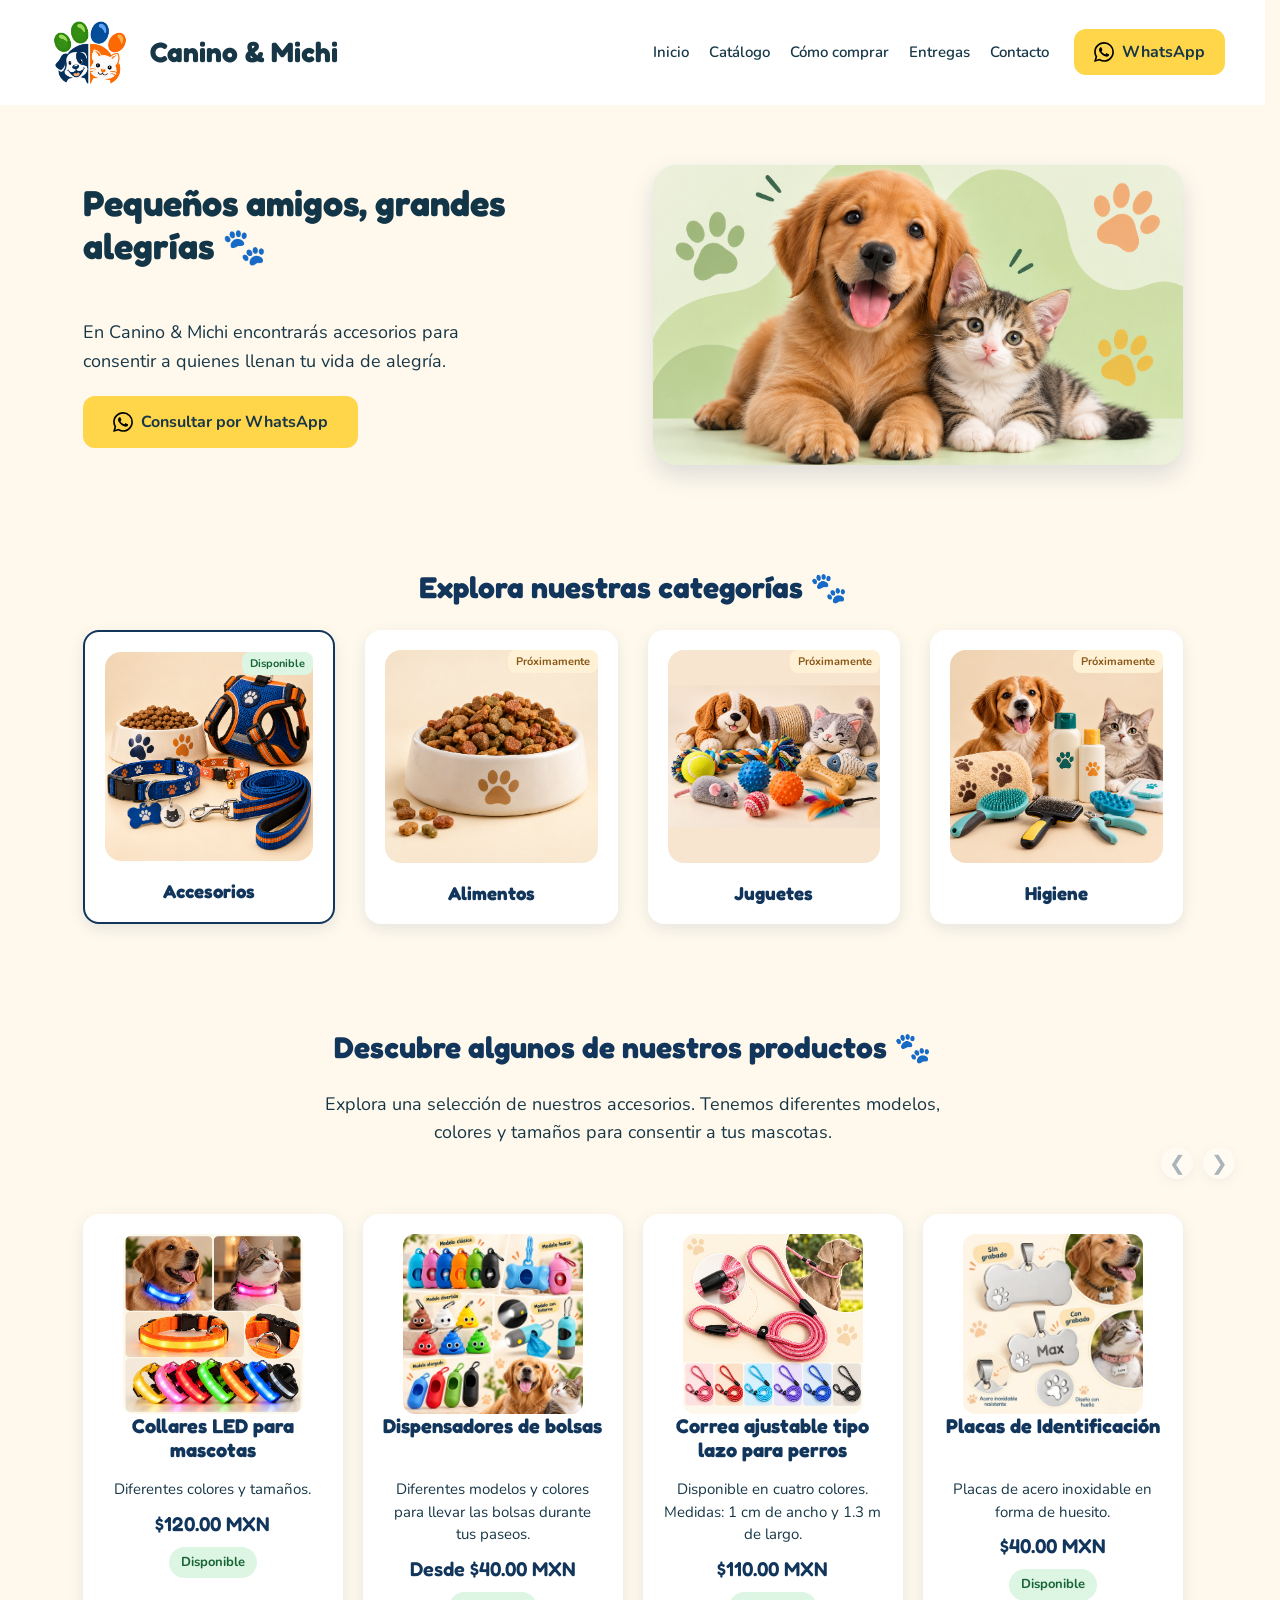
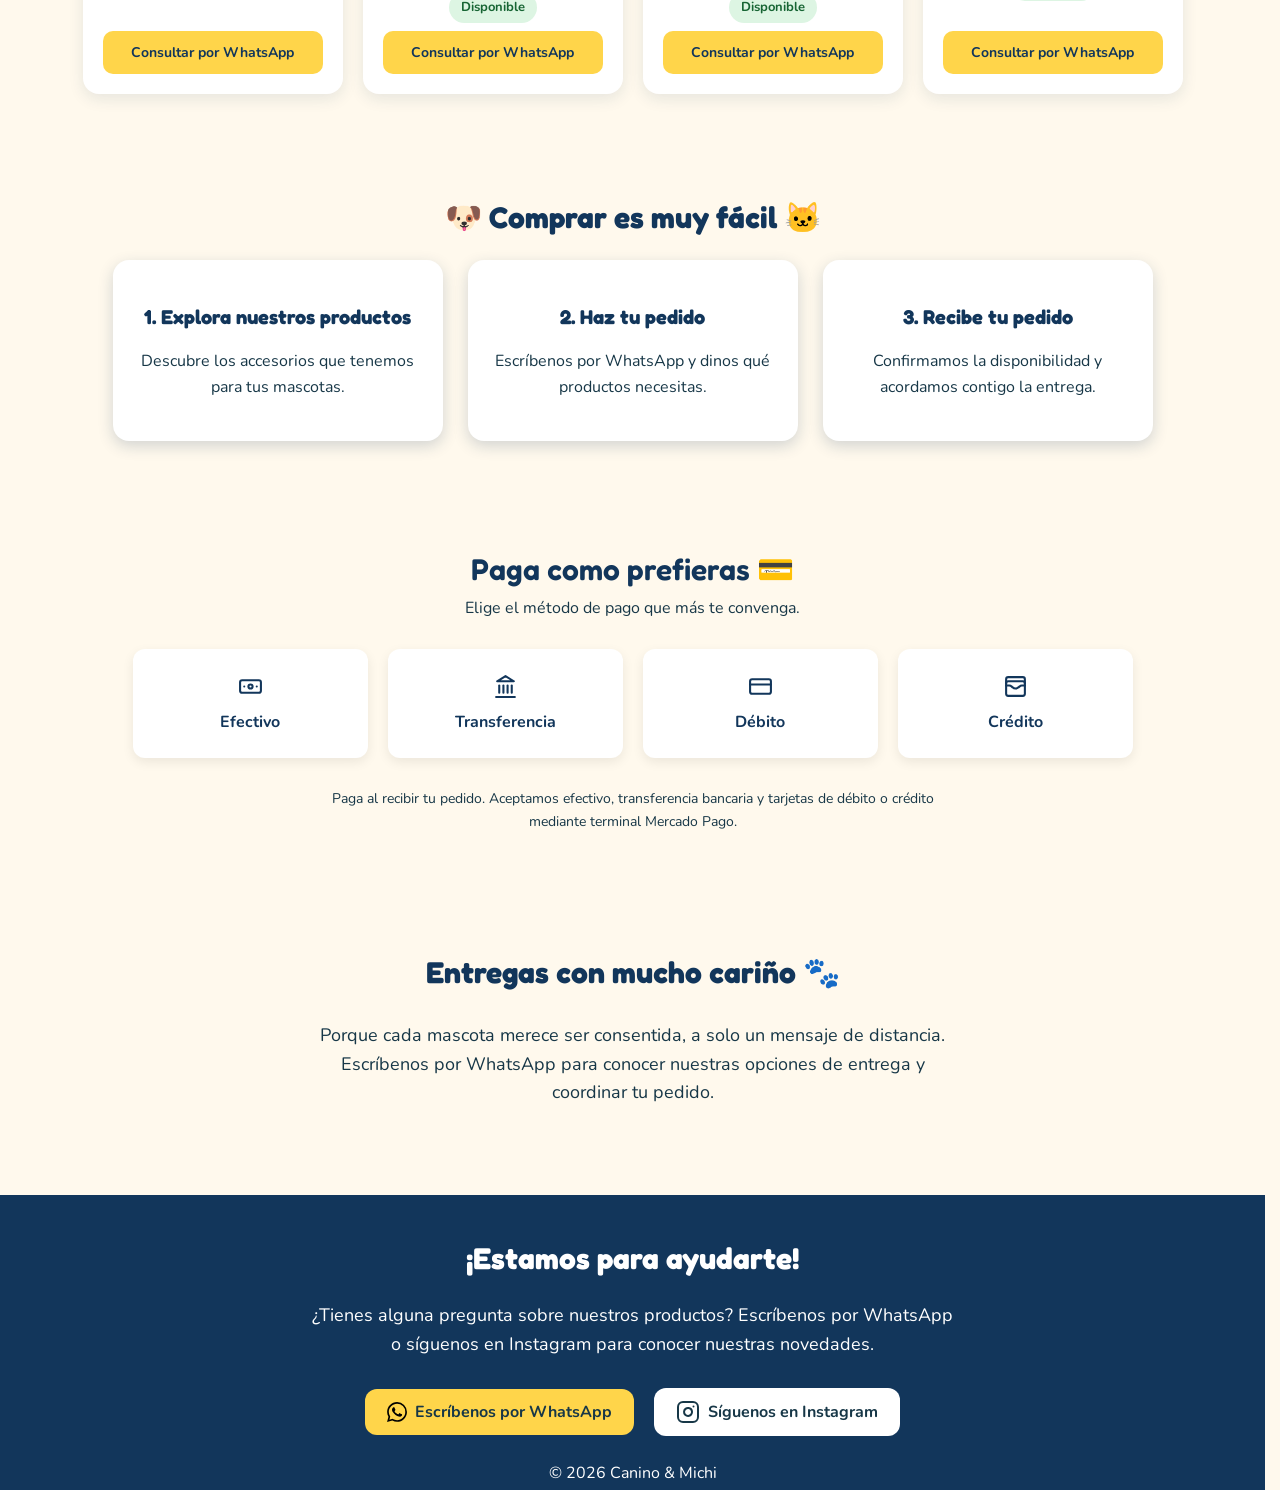
<file: index.html>
<!DOCTYPE html>
<html lang="es">
    <head>
        <meta charset="UTF-8">
        <meta name="viewport" content="width=device-width, initial-scale=1.0">
        <title>Canino &amp; Michi</title>
        <!-- DESCRIPCIÓN DE LA PÁGINA PARA BUSCADORES -->
        <meta name="description" content="Descubre accesorios para perros y gatos en Canino &amp; Michi. Encuentra collares, correas y más productos para consentir a tus mascotas.">
        <link rel="stylesheet" href="estilos.css">
        <link rel="preconnect" href="https://fonts.googleapis.com">
        <link rel="preconnect" href="https://fonts.gstatic.com" crossorigin>
        <link href="https://fonts.googleapis.com/css2?family=Fredoka:wght@400;500;600;700&family=Nunito:wght@400;500;600;700&display=swap" rel="stylesheet">
    </head>
    <body>







        <!--CABECERA DE LA PÁGINA-->
        <header>
            
            <h1>
                <a href="index.html" class="enlace-logo">
                <img src="imagenes/logo-canino-y-michi.png"
                     alt="Logotipo de Canino y Michi"
                     class="logo-header">
                     Canino &amp; Michi
                </a>
            </h1>
            




            <!--MENÚ DE NAVEGACIÓN-->
           <div class="acciones-header">
            
            <nav>           <!--ENLACES ENTRE LA PORTADA Y EL CATÁLOGO-->
                <a href="index.html">Inicio</a>
                <a href="catalogo.html">Catálogo</a>
                <a href="#como-comprar">Cómo comprar</a>
                <a href="#entregas">Entregas</a>
                <a href="#contacto">Contacto</a>
            </nav>




            <!-- BOTÓN DE WHATSAPP DE LA CABECERA -->
            <a
              href="https://wa.me/525666386400?text=Hola%2C%20me%20gustar%C3%ADa%20conocer%20los%20productos%20de%20Canino%20%26%20Michi."
              class="boton-whatsapp"
              target="_blank"
              rel="noopener noreferrer">


            <img src="imagenes/whatsapp.svg"
                 alt=""
                 class="icono-whatsapp">

              WhatsApp
            </a>


           </div>


        </header>
        
        



        <!--CONTENIDO PRINCIPAL-->
        <main>

            <section class="portada">

            <div class="contenido-portada">
         
            <h2>Pequeños amigos, grandes alegrías 🐾</h2>
            
            <p>En Canino &amp; Michi encontrarás accesorios para consentir
               a quienes llenan tu vida de alegría.
            </p>


        




            <!-- BOTÓN DE WHATSAPP DE LA PORTADA -->
            <a
              href="https://wa.me/525666386400?text=Hola%2C%20vi%20la%20p%C3%A1gina%20de%20Canino%20%26%20Michi%20y%20me%20gustar%C3%ADa%20conocer%20sus%20productos."
              class="boton-portada"
              target="_blank"
              rel="noopener noreferrer">

              <img src="imagenes/whatsapp.svg"
                   alt=""
                   class="icono-whatsapp">
              Consultar por WhatsApp
            </a>




            </div>

            <div class="imagen-portada">
                <img src="imagenes/mascotas-portada.png"
                     alt="Un perrito y un gatito juntos">    <!--Ya hice el cambio de la imagen y esta es la que debe de aparecer-->


            </div>
            
            </section>


            <!--SECCIÓN DE CATEGORÍAS-->

            <section class="categorias">
                <h2>Explora nuestras categorías 🐾</h2>

                

                <!--TARJETA DE ALIMENTOS-->

                <div class="contenedor-categorias">

                    <!--TARJETA DE ACCESORIOS-->
                   <a href="catalogo.html" class="tarjeta-categoria enlace-categoria categoria-destacada">
                      <img src="imagenes/categoria-accesorios.png" alt="Collares, correas, placas de identificación, arnés y tazón para mascota">
                      <h3>Accesorios</h3>
                      <span class="etiqueta-disponible">Disponible</span>
                   </a>

                   <!--TARJETA DE ALIMENTO-->
                    <div class="tarjeta-categoria"> 
                    <img src="imagenes/categoria-alimentos.png" alt="Recipiente con croquetas para mascotas">
                    <h3>Alimentos</h3>
                    <p class="etiqueta-proximamente">Próximamente</p> <!--La quitaremos cuando tenga producto de esa categoría-->
                </div>

                

                <!--TARJETA DE JUGUETES-->
                <div class="tarjeta-categoria">
                    <img src="imagenes/categoria-juguetes.png" alt="Juguetes para perros y gatos">
                    <h3>Juguetes</h3>
                    <p class="etiqueta-proximamente">Próximamente</p> <!--La quitaremos cuando tenga producto de esa categoría-->
                </div>

                <!--TARJETEA DE HIGIENE-->
                <div class="tarjeta-categoria">
                    <img src="imagenes/categoria-higiene.png" alt="Productos de higiene para perros y gatos">
                    <h3>Higiene</h3>
                    <p class="etiqueta-proximamente">Próximamente</p> <!--La quitaremos cuando tenga producto de esa categoría-->
                </div>

                </div>             
            </section>




            <!--SECCIÓN CATÁLOGO DE PRODUCTOS-->

            <section class="catalogo" id="catalogo">

                <h2>Descubre algunos de nuestros productos 🐾 </h2>
                <p> Explora una selección de nuestros accesorios.
                    Tenemos diferentes modelos, colores y tamaños
                    para consentir a tus mascotas.
                </p>











                <!--CARRUSEL DE PRODUCTOS DESTACADOS-->        <!--Estoy poniedno una vista previa de los productos que ofrecemos-->
                <!--CONTROLES DEL CARRUSEL-->
                <div class="controles-carrusel">
                    <button class="flecha-carrusel flecha-anterior"
                            type="button"
                            aria-label="Ver productos anteriores">
                            &#10094;
                    </button>

                    <button class="flecha-carrusel flecha-siguiente"
                            type="button"
                            aria-label="Ver productos siguientes">
                            &#10095;
                    </button>

                </div>

                                                           <!--PRODUCTOS DEL CARRUSEL-->
                <div class="contenedor-productos">

                    <!--PRIMER PRODUCTO-->
                    <article class="tarjeta-producto">
                        <img src="imagenes/collares-led.webp" alt="Collares LED para mascotas en diferentes colores">
                        <h3>Collares LED para mascotas</h3>
                        <p>Diferentes colores y tamaños.</p>
                        <p class="precio-producto">$120.00 MXN</p>

                        <!-- ESTADO DE DISPONIBILIDAD DEL PRODUCTO -->
                        <p class="estado-producto">Disponible</p>

                        <a href="https://wa.me/525666386400?text=Hola%2C%20me%20interesan%20los%20collares%20LED%20para%20mascotas%20de%20Canino%20%26%20Michi." class="boton-producto" target="_blank" rel="noopener noreferrer">Consultar por WhatsApp</a>
                    </article>


                    <!--SEGUNDO PRODUCTO-->
                    <article class="tarjeta-producto">
                        <img src="imagenes/dispensadores-bolsas.webp" alt="Diferentes modelos de dispensadores de bolsas para mascotas">
                        <h3>Dispensadores de bolsas</h3>
                        <p>Diferentes modelos y colores para llevar las bolsas durante tus paseos.</p>
                        <p class="precio-producto">Desde $40.00 MXN</p>
                        
                        <!-- ESTADO DE DISPONIBILIDAD DEL PRODUCTO -->
                        <p class="estado-producto">Disponible</p>

                        <a href="https://wa.me/525666386400?text=Hola%2C%20me%20interesan%20los%20dispensadores%20de%20bolsas%20para%20mascotas%20de%20Canino%20%26%20Michi.%20Quisiera%20conocer%20los%20modelos%20disponibles." class="boton-producto" target="_blank" rel="noopener noreferrer">Consultar por WhatsApp</a>
                    </article>



                    <!--TERCER PRODUCTO-->
                    <article class="tarjeta-producto">
                        <img src="imagenes/correas-mascotas.png" alt="Correas para mascotas en diferentes colores">
                        <h3>Correa ajustable tipo lazo para perros</h3>
                        <p>Disponible en cuatro colores. Medidas: 1 cm de ancho y 1.3 m de largo.</p>
                        <p class="precio-producto">$110.00 MXN</p>

                        <!-- ESTADO DE DISPONIBILIDAD DEL PRODUCTO -->
                        <p class="estado-producto">Disponible</p>

                        <a href="https://wa.me/525666386400?text=Hola%2C%20me%20interesan%20las%20correas%20para%20mascotas%20de%20Canino%20%26%20Michi." class="boton-producto" target="_blank" rel="noopener noreferrer">Consultar por WhatsApp</a>
                    </article>



                    <!--CUARTO PRODUCTO-->
                    <article class="tarjeta-producto">
                        <img src="imagenes/placas-identificacion.webp" alt="Placas de identificación para mascotas con y sin grabado">
                        <h3>Placas de Identificación</h3>
                        <p>Placas de acero inoxidable en forma de huesito.</p>
                        <p class="precio-producto">$40.00 MXN</p>

                        <!-- ESTADO DE DISPONIBILIDAD DEL PRODUCTO -->
                        <p class="estado-producto">Disponible</p>

                        
                    <a href="https://wa.me/525666386400?text=Hola%2C%20me%20interesan%20las%20placas%20de%20identificacion%20de%20Canino%20%26%20Michi.%20Quisiera%20conocer%20las%20opciones%20sin%20grabado." class="boton-producto" target="_blank" rel="noopener noreferrer">Consultar por WhatsApp</a>
                    </article>
                    

                </div>

            </section>











            <!--SECCIÓN CÓMO COMPRAR-->

            <section class="como-comprar" id="como-comprar">
                <h2> 🐶 Comprar es muy fácil 🐱 </h2>
                
                <div class="contenedor-pasos">
                    
                    <div class="tarjeta-paso">
                        <h3>1. Explora nuestros productos</h3>
                        <p>Descubre los accesorios que tenemos para tus mascotas.</p>
                    </div>

                    <div class="tarjeta-paso">
                        <h3>2. Haz tu pedido</h3>
                        <p>Escríbenos por WhatsApp y dinos qué productos necesitas.</p>
                    </div>

                    <div class="tarjeta-paso">
                        <h3>3. Recibe tu pedido</h3>
                        <p>Confirmamos la disponibilidad y acordamos contigo la entrega.</p>
                    </div>

                </div>
            </section>




        






            <!--SECCIÓN MÉTODOS DE PAGO-->

            <section class="metodos-pago">

                <h2>Paga como prefieras 💳 </h2>

                <p class="descripcion-pagos">
                    Elige el método de pago que más te convenga.
                </p>

                <div class="contenedor-pagos">

                    <div class="tarjeta-pago">
                        <i data-lucide="banknote"></i>
                        <h3>Efectivo</h3>
                    </div>

                    <div class="tarjeta-pago">
                        <i data-lucide="landmark"></i>
                        <h3>Transferencia</h3>
                    </div>

                    <div class="tarjeta-pago">
                        <i data-lucide="credit-card"></i>
                        <h3>Débito</h3>
                    </div>

                    <div class="tarjeta-pago">
                        <i data-lucide="wallet-cards"></i>
                        <h3>Crédito</h3>
                    </div>

                </div>

                <p class="nota-pagos">
                    Paga al recibir tu pedido. Aceptamos efectivo, transferencia bancaria y tarjetas 
                    de débito o crédito mediante terminal Mercado Pago.
                </p>

            </section>













            <!--SECCIÓN DE ENTREGAS-->

            <section class="entregas" id="entregas">
                <h2>Entregas con mucho cariño 🐾</h2>
                <p>
                    Porque cada mascota merece ser consentida, a solo
                    un mensaje de distancia. Escríbenos por WhatsApp para 
                    conocer nuestras opciones de entrega y coordinar tu pedido.
                </p>
            </section>







            <!--SECCIÓN DE CONTACTO-->

            <section class="contacto" id="contacto">

                <h2>¡Estamos para ayudarte!</h2>

                <p>
                    ¿Tienes alguna pregunta sobre nuestros productos?
                    Escríbenos por WhatsApp o síguenos en Instagram
                    para conocer nuestras novedades.
                </p>

            <!--BOTONES DE CONTACTO-->

            <div class="botones-contacto">

                
            
            <!-- BOTÓN DE WHATSAPP DE LA SECCIÓN CONTACTO -->
            <a href="https://wa.me/525666386400?text=Hola%2C%20conoc%C3%AD%20Canino%20%26%20Michi%20y%20me%20gustar%C3%ADa%20recibir%20informaci%C3%B3n%20sobre%20sus%20productos."

               class="boton-contacto-whatsapp"
               target="_blank"
               rel="noopener noreferrer">

            <img src="imagenes/whatsapp.svg"
                 alt=""
                 class="icono-whatsapp">
               Escríbenos por WhatsApp
            </a>




            <!--CONEXIÓN DE INSTAGRAM-->

                <a href="https://www.instagram.com/caninoymichi/"
                 class="boton-contacto-instagram"
                 target="_blank"
                 rel="noopener noreferrer">

                <i data-lucide="instagram"></i>
                Síguenos en Instagram
                </a>



            </div>



            </section>
            





        </main>





        <!--PIE DE PÁGINA-->
        <footer>
            <p>© 2026 Canino &amp; Michi</p>
        </footer>






        <script src="script.js"></script>


        <!--Biblioteca de iconos Lucide-->
        <script src="vendor/lucide.min.js"></script>
        <script>
            lucide.createIcons();
        </script>




    </body>



</html>
</file>
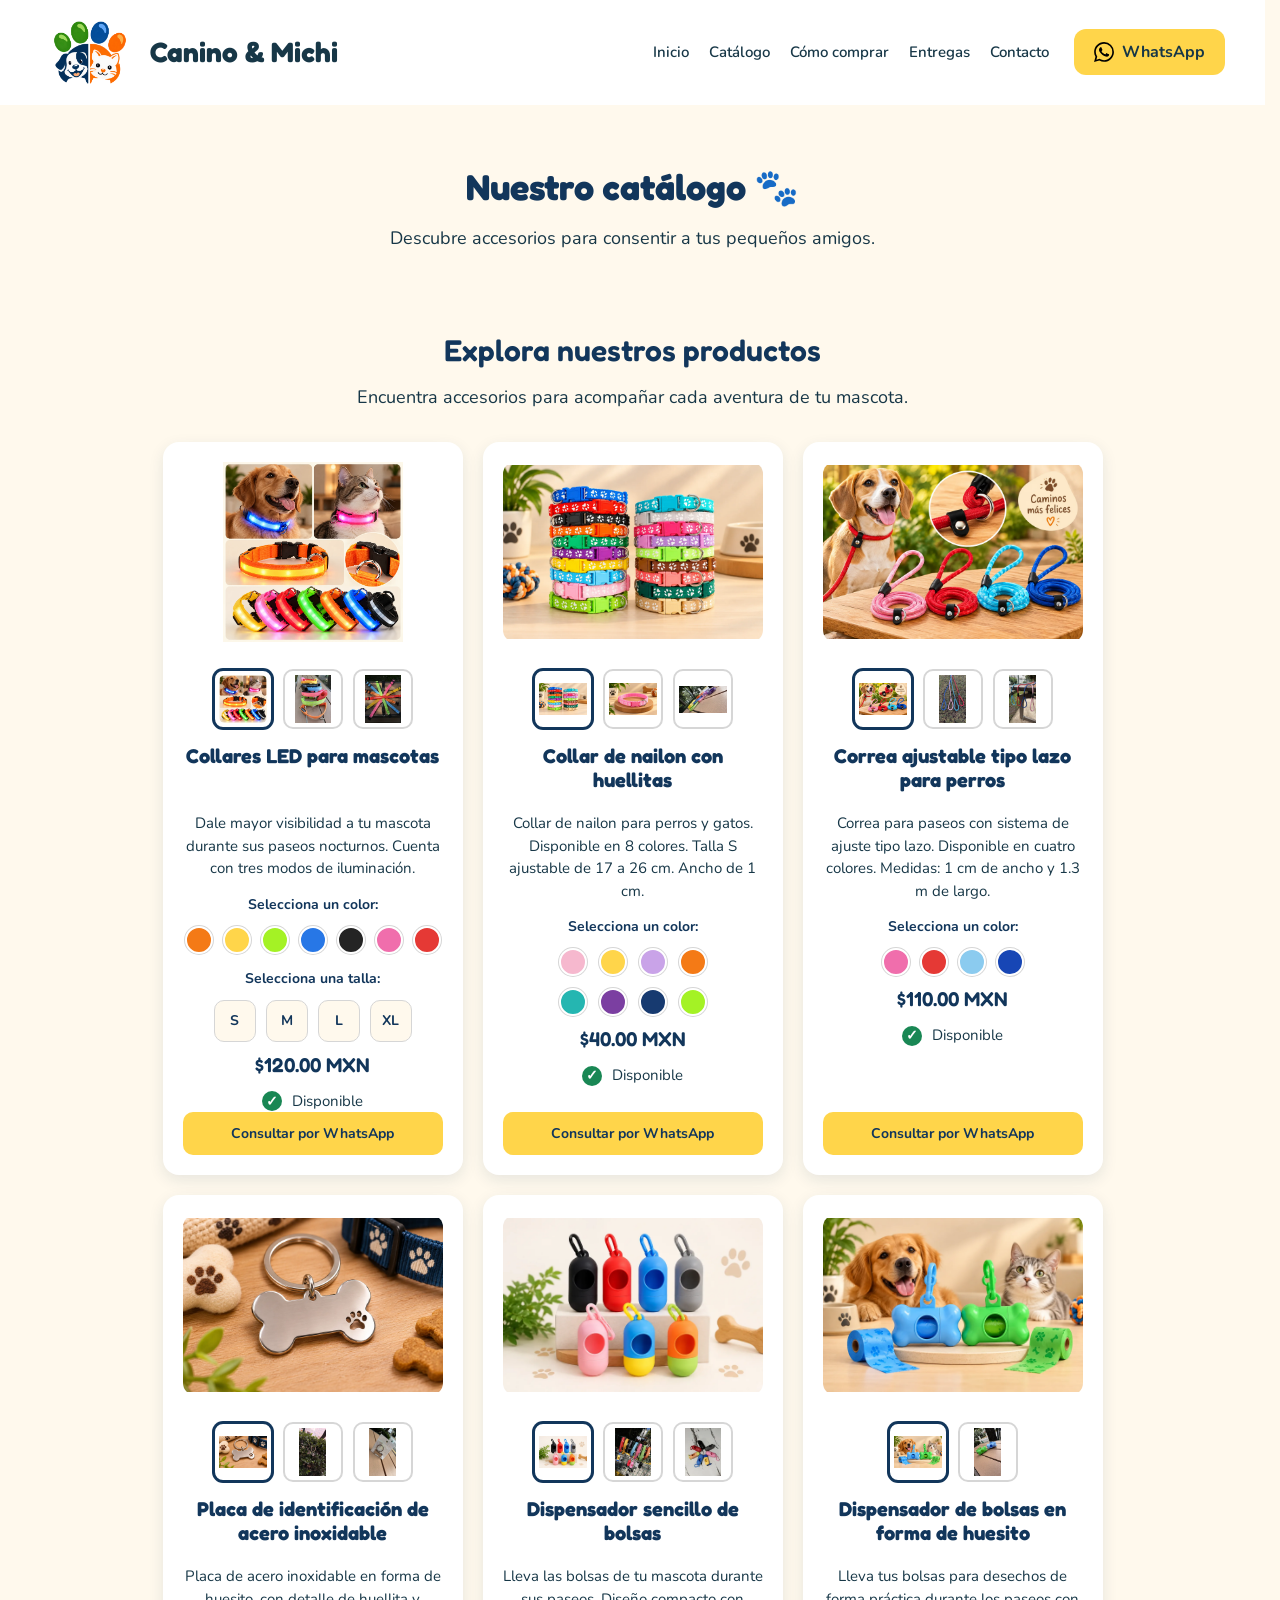
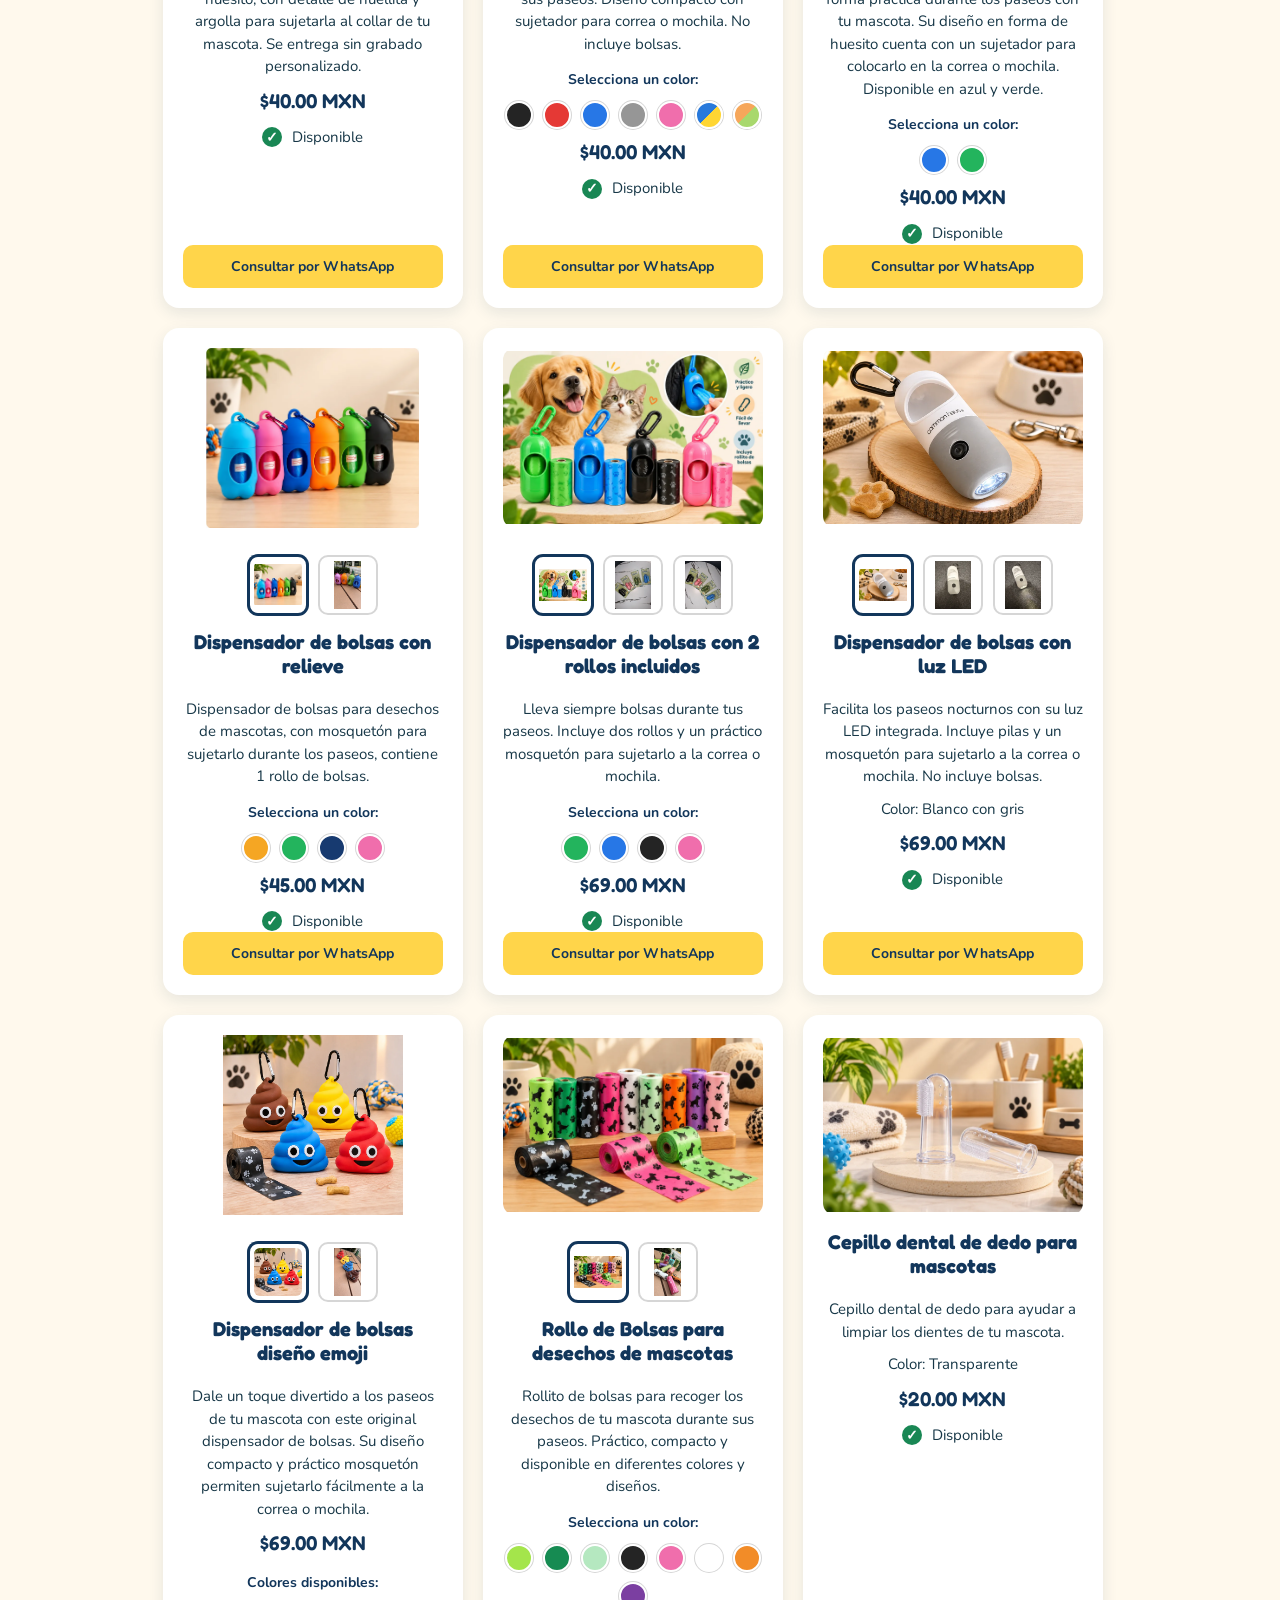
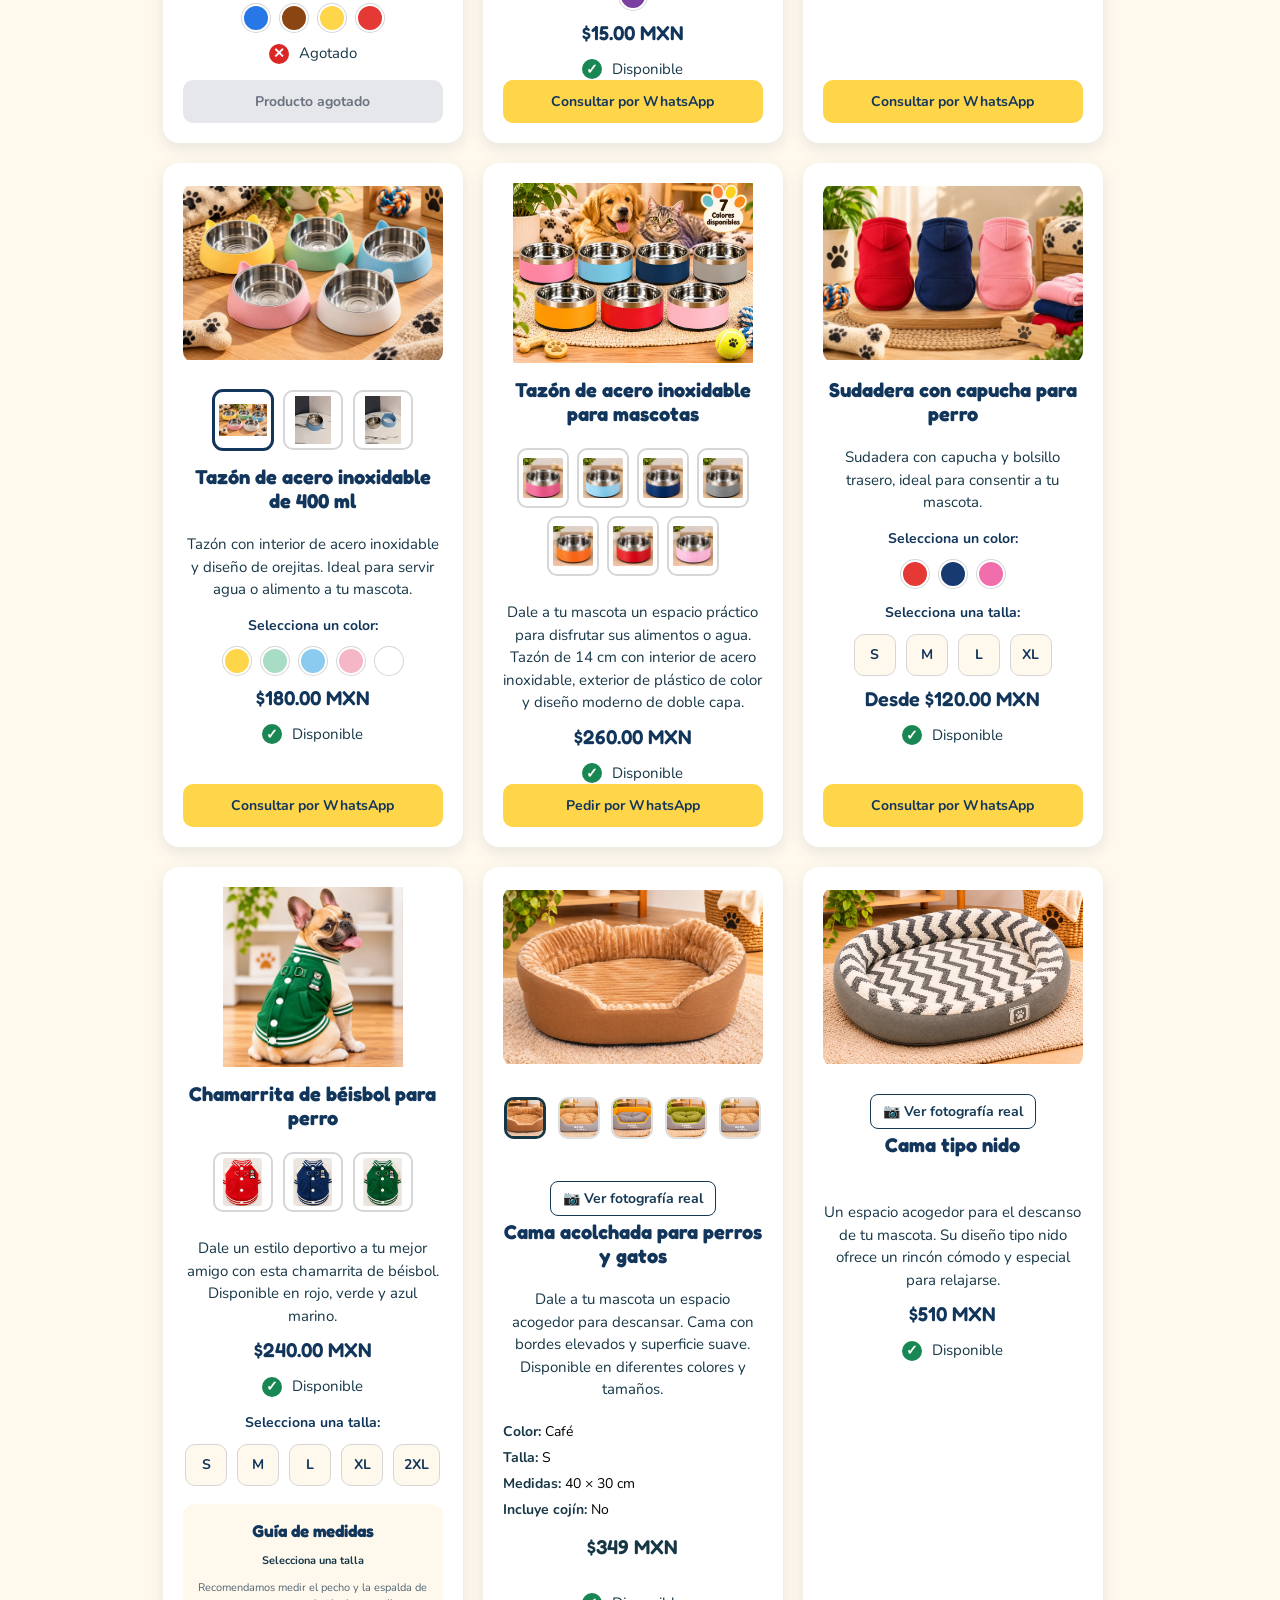
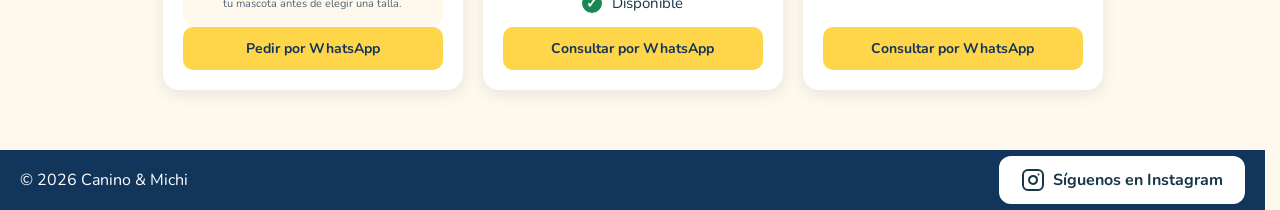
<file: catalogo.html>
<!DOCTYPE html>
<!-- Documento HTML5 -->

<html lang="es">
<head>
    <!-- CONFIGURACIÓN GENERAL DE LA PÁGINA -->
    <meta charset="UTF-8">
    <meta name="viewport" content="width=device-width, initial-scale=1.0">
    <!-- TÍTULO DE LA PESTAÑA -->
    <title>Catálogo | Canino &amp; Michi</title>
    <!-- DESCRIPCIÓN PARA BUSCADORES -->
    <meta name="description" content="Explora el catálogo de accesorios para mascotas de Canino &amp; Michi.">
    <!-- CONEXIÓN CON NUESTRO ARCHIVO CSS -->
    <link rel="stylesheet" href="estilos.css">
    <link rel="preconnect" href="https://fonts.googleapis.com">
    <link rel="preconnect" href="https://gstatic.com" crossorigin>
    <link href="https://fonts.googleapis.com/css2?family=Fredoka:wght@400;500;600;700&family=Nunito:wght@400;500;600;700&display=swap" rel="stylesheet">
</head>

<body>







<!--CABECERA DE LA PÁGINA-->
        <header>
            
            <h1>
                <a href="index.html" class="enlace-logo">
                <img src="imagenes/logo-canino-y-michi.png"
                     alt="Logotipo de Canino y Michi"
                     class="logo-header">
                     Canino &amp; Michi
                </a>
            </h1>
            

            <!--MENÚ DE NAVEGACIÓN-->
           <div class="acciones-header">
            
            <nav>                      <!--ENLACES ENTRE LA PORTADA Y EL CATÁLOGO-->
                <a href="index.html">Inicio</a>
                <a href="catalogo.html">Catálogo</a>
                <a href="index.html#como-comprar">Cómo comprar</a>
                <a href="index.html#entregas">Entregas</a>
                <a href="index.html#contacto">Contacto</a>
            </nav>


            <!-- BOTÓN DE WHATSAPP DE LA CABECERA -->
            <a href="https://wa.me/525666386400?text=Hola%2C%20estoy%20viendo%20el%20cat%C3%A1logo%20de%20Canino%20%26%20Michi%20y%20me%20gustar%C3%ADa%20recibir%20informaci%C3%B3n."
               class="boton-whatsapp"
               target="_blank"
               rel="noopener noreferrer">

            <img src="imagenes/whatsapp.svg"
                 alt=""
                class="icono-whatsapp">

                WhatsApp
            </a>

           </div>

        </header>












    <!-- CONTENIDO PRINCIPAL DEL CATÁLOGO -->
    <main>

        <!-- PORTADA DEL CATÁLOGO -->
        <section class="portada-catalogo">

            <h1>Nuestro catálogo 🐾</h1>

            <p>
                Descubre accesorios para consentir
                a tus pequeños amigos.
            </p>




        </section>
        <!-- FIN DE PORTADA DEL CATÁLOGO -->



        <!--SECCIÓN DE PRODUCTOS DEL CATÁLOGO-->
        <SECTION CLASS="productos-catalogo">

            <!--TÍTULO DE LA SECCIÓN-->
            <H2>Explora nuestros productos</H2>

            <!--DESCRIPCIÓN DE LA SECCIÓN-->
            <P>
                Encuentra accesorios para acompañar
                cada aventura de tu mascota.
            </P>




            <!--CONTENEDOR DE LAS TARJETAS DE PRODUCTOS-->
            <div class="grid-productos-catalogo">

                <!-- PRIMER PRODUCTO: COLLARES LED -->
                 <article class="producto-catalogo">
                    
                    <!-- FOTOGRAFÍA DEL PRODUCTO -->
                    <img
                        id="imagen-principal-collar"
                        src="imagenes/collares-led.webp"
                        alt="Collares LED para mascotas en diferentes colores"
                        >






            <!-- =========================================
                 MINIATURAS DE FOTOGRAFÍAS DEL PRODUCTO
            ========================================= -->

            <!-- CONTENEDOR DE LAS MINIATURAS -->
            <div class="miniaturas-producto">

            <!-- MINIATURA ACTIVA CON LA RUTA DE SU FOTOGRAFÍA -->
            <button
                type="button"
                class="miniatura-opcion miniatura-activa"
                data-imagen="imagenes/collares-led.webp"
                data-descripcion="Collares LED para mascotas en diferentes colores"
                aria-label="Ver fotografía de los collares LED"
                aria-pressed="true">



            <!-- UTILIZAMOS LA IMAGEN QUE YA TENEMOS -->
            <img src="imagenes/collares-led.webp"
                 alt="Vista de los collares LED">

            </button>




            <!-- SEGUNDA MINIATURA: FOTOGRAFÍA REAL DE LOS COLLARES LED -->
            <button
               type="button"
               class="miniatura-opcion"
               data-imagen="imagenes/collar-led-real.webp"
               data-descripcion="Collares LED reales en diferentes colores sobre una mesa de madera"
               aria-label="Ver fotografía real de los collares LED"
               aria-pressed="false">

            <!-- VERSIÓN PEQUEÑA OPTIMIZADA -->
            <img
               src="imagenes/collar-led-real-miniatura.webp"
               alt="Collares LED reales acomodados sobre madera">

            </button>
            <!-- FIN DE LA SEGUNDA MINIATURA -->



            <!-- TERCERA MINIATURA: DETALLES DE LOS COLLARES LED -->
            <button
               type="button"
               class="miniatura-opcion"
               data-imagen="imagenes/collar-led-detalles.webp"
               data-descripcion="Collares LED extendidos mostrando sus colores y detalles"
               aria-label="Ver detalles de los collares LED"
               aria-pressed="false">
 
           <!-- IMAGEN PEQUEÑA QUE APARECE EN EL SELECTOR -->
           <img
                src="imagenes/collar-led-detalles-miniatura.webp"
                alt="Vista de los colores y detalles de los collares LED">

           </button>
           <!-- FIN DE LA TERCERA MINIATURA -->



        



           
            </div>

            <!-- FIN DE LAS MINIATURAS -->








<!--PRIMER PRODUCTO-->
                    <!-- NOMBRE DEL PRODUCTO -->
                    <h3>Collares LED para mascotas</h3>

                    

                    
                    <!-- DESCRIPCIÓN DEL PRODUCTO -->
                    <p> Dale mayor visibilidad a tu mascota durante
                        sus paseos nocturnos. Cuenta con tres modos
                        de iluminación.
                    </p>



                    <!-- SELECTOR DE COLORES DEL COLLAR LED -->
                    <div class="colores-producto">
                    <!-- ETIQUETA DEL SELECTOR -->
                    <p>Selecciona un color:</p>
                    <!-- OPCIONES DE COLORES -->
                    <div class="opciones-colores">
                    <button type="button" class="color-opcion" data-color="anaranjado" aria-label="Anaranjado">Anaranjado</button>
                    <button type="button" class="color-opcion" data-color="amarillo" aria-label="Amarillo">Amarillo</button>
                    <button type="button" class="color-opcion" data-color="verde-fosforescente" aria-label="Verde fosforescente">Verde fosforescente</button>
                    <button type="button" class="color-opcion" data-color="azul" aria-label="Azul">Azul</button>
                    <button type="button" class="color-opcion" data-color="negro" aria-label="Negro">Negro</button>
                    <button type="button" class="color-opcion" data-color="rosa" aria-label="Rosa">Rosa</button>
                    <button type="button" class="color-opcion" data-color="rojo" aria-label="Rojo">Rojo</button>
                    </div>

                    </div>
                    <!-- FIN DEL SELECTOR DE COLORES -->




                    <!-- =========================================
                     SELECTOR DE TALLAS DEL COLLAR LED
                    ========================================= -->

                    <!-- CONTENEDOR GENERAL DE LAS TALLAS -->
                    <div class="tallas-producto">

                        <!-- TEXTO DEL SELECTOR -->
                        <p>Selecciona una talla:</p>

                        <!-- CONTENEDOR DE LOS BOTONES DE TALLAS -->
                        <div class="opciones-tallas">

                             <!-- TALLA PEQUEÑA -->
                             <button type="button" class="talla-opcion" data-talla="S">S</button>

                             <!-- TALLA MEDIANA -->
                             <button type="button" class="talla-opcion" data-talla="M">M</button>

                             <!-- TALLA GRANDE -->
                             <button type="button" class="talla-opcion" data-talla="L">L</button>

                             <!-- TALLA EXTRA GRANDE -->
                             <button type="button" class="talla-opcion" data-talla="XL">XL</button>

                        </div>

                    </div>

                    <!-- FIN DEL SELECTOR DE TALLAS -->




                    
                    
                    <!-- PRECIO PROVISIONAL -->
                    <p class="precio-catalogo">$120.00 MXN</p>

                    <!-- DISPONIBILIDAD DEL COLLAR LED -->
                    <p class="disponibilidad-producto">
                    <span class="icono-disponible">✓</span>
                      Disponible
                    </p>
                    
                    <!-- BOTÓN DE PEDIDO: ENLACE PENDIENTE -->
                    <a href="#" class="boton-pedido-catalogo">
                       Consultar por WhatsApp
                    </a>

                
            </article>
             <!-- FIN DEL PRIMER PRODUCTO -->
           














             <!-- =========================================
             SEGUNDO PRODUCTO: COLLAR CON HUELLITAS
             ========================================= -->
            <article class="producto-catalogo producto-huellitas">

            <!-- FOTOGRAFÍA PRINCIPAL DEL COLLAR CON HUELLITAS -->
            <img
                 id="imagen-principal-huellitas"
                 src="imagenes/collares-huellitas-principal.webp"
                 alt="Collares de nailon con huellitas en diferentes colores"
                >



            <!-- =========================================
            MINIATURAS DEL COLLAR CON HUELLITAS
            ========================================= -->

            <div class="miniaturas-producto">

            <!-- PRIMERA MINIATURA: TODOS LOS COLLARES -->
            <button
                 type="button"
                 class="miniatura-opcion miniatura-activa"
                 data-imagen="imagenes/collares-huellitas-principal.webp"
                 data-descripcion="Collares de nailon con huellitas en diferentes colores"
                 aria-label="Ver todos los collares con huellitas"
                 aria-pressed="true"
                >
                <img
                 src="imagenes/collares-huellitas-principal.webp"
                 alt="Vista de los collares con huellitas"
                >
           </button>

            <!-- SEGUNDA MINIATURA: COLLAR ROSA -->
            <button
                 type="button"
                 class="miniatura-opcion"
                 data-imagen="imagenes/collar-huellitas-rosa.webp"
                 data-descripcion="Collar de nailon rosa con huellitas"
                 aria-label="Ver collar rosa con huellitas"
                 aria-pressed="false"
                >
            <img
              src="imagenes/collar-huellitas-rosa.webp"
              alt="Vista del collar rosa con huellitas"
            >
            </button>


            
<!-- TERCERA MINIATURA: FOTOGRAFÍA REAL DE LOS COLLARES -->
<button
    type="button"
    class="miniatura-opcion"
    data-imagen="imagenes/collar-huellitas-detalles.webp"
    data-descripcion="Fotografía real de los collares con huellitas en diferentes colores"
    aria-label="Ver fotografía real de los collares con huellitas"
    aria-pressed="false"
>
    <img
        src="imagenes/collar-huellitas-detalles-miniatura.webp"
        alt="Collares con huellitas fotografiados sobre una banca"
    >
</button>







            </div>

            <!-- FIN DE LAS MINIATURAS DEL QUINTO PRODUCTO -->



            

            <!-- NOMBRE DEL PRODUCTO -->
            <h3>Collar de nailon con huellitas</h3>

            <!-- DESCRIPCIÓN Y MEDIDA DEL COLLAR -->
            <p>
                Collar de nailon para perros y gatos.
                Disponible en 8 colores.
                Talla S ajustable de 17 a 26 cm.
                Ancho de 1 cm.
            </p>



            <!-- =========================================
            COLORES DEL COLLAR CON HUELLITAS
            ========================================= -->

            <div class="colores-producto">

            <!-- INDICACIÓN PARA EL CLIENTE -->
            <p>Selecciona un color:</p>

            <!-- CONTENEDOR DE LOS OCHO COLORES -->
            <div class="opciones-colores">

            <button type="button" class="color-opcion"
                    data-color="rosa-claro"
                    aria-label="Rosa claro">
                    Rosa claro
            </button>

            <button type="button" class="color-opcion"
                    data-color="amarillo"
                    aria-label="Amarillo">
                    Amarillo
            </button>

            <button type="button" class="color-opcion"
                    data-color="morado-claro"
                    aria-label="Morado claro">
                    Morado claro
            </button>

            <button type="button" class="color-opcion"
                    data-color="anaranjado"
                    aria-label="Anaranjado">
                    Anaranjado
            </button>

            <button type="button" class="color-opcion"
                    data-color="azul-verdoso"
                    aria-label="Azul verdoso">
                    Azul verdoso
            </button>

            <button type="button" class="color-opcion"
                    data-color="morado"
                    aria-label="Morado normal">
                    Morado
            </button>

            <button type="button" class="color-opcion"
                    data-color="azul-marino"
                    aria-label="Azul marino">
                    Azul marino
            </button>

            <button type="button" class="color-opcion"
                    data-color="verde-fosforescente"
                    aria-label="Verde fosforescente">
                    Verde fosforescente
            </button>

           </div>

           </div>

           <!-- FIN DE LOS COLORES DEL QUINTO PRODUCTO -->




           <!-- =========================================
           PRECIO Y PEDIDO DEL COLLAR CON HUELLITAS
           ========================================= -->

           <!-- PRECIO PROVISIONAL DEL PRODUCTO -->
           <p class="precio-catalogo">$40.00 MXN</p>

           
           
          <!-- DISPONIBILIDAD DEL COLLAR CON HUELLITAS -->
          <p class="disponibilidad-producto">
             <span class="icono-disponible">✓</span>
             Disponible
          </p>



           <!-- BOTÓN DE PEDIDO POR WHATSAPP -->
           <a href="#" class="boton-pedido-catalogo">
            Consultar por WhatsApp
           </a>

           <!-- FIN DEL PRECIO Y BOTÓN DE PEDIDO -->



            </article>

            <!-- FIN DEL SEGUNDO PRODUCTO -->


















<!-- =========================================
     TERCER PRODUCTO:
     CORREA AJUSTABLE TIPO LAZO
========================================= -->

<article class="producto-catalogo producto-correas-ajustables">

    <!-- FOTOGRAFÍA PRINCIPAL -->
    <img
        src="imagenes/correas-ajustables-canino-michi.webp"
        alt="Correas ajustables tipo lazo para perros en colores rosa, rojo, azul cielo y azul zafiro"
    >

    
<!-- =========================================
     GALERÍA DE FOTOGRAFÍAS DEL PRODUCTO 13
========================================= -->
<div class="miniaturas-producto">

    <!-- Miniatura de la fotografía principal -->
    <button
        type="button"
        class="miniatura-opcion miniatura-activa"
        data-imagen="imagenes/correas-ajustables-canino-michi.webp"
        data-descripcion="Correas ajustables tipo lazo para perros en cuatro colores"
        aria-label="Ver fotografía principal"
        aria-pressed="true">
        <img
            src="imagenes/correas-ajustables-canino-michi.webp"
            alt="Fotografía principal de las correas"
        >
    </button>

    <!-- Primera fotografía real: correas sobre el pasto -->
    <button
        type="button"
        class="miniatura-opcion"
        data-imagen="imagenes/correas-nylon-pasto.webp"
        data-descripcion="Correas de nylon en cuatro colores sobre el pasto"
        aria-label="Ver correas sobre el pasto"
        aria-pressed="false">
        <img
            src="imagenes/correas-nylon-pasto.webp"
            alt="Correas de nylon sobre el pasto"
        >
    </button>

    <!-- Segunda fotografía real: correas colgadas -->
    <button
        type="button"
        class="miniatura-opcion"
        data-imagen="imagenes/correas-nylon-colgadas.webp"
        data-descripcion="Correas de nylon en cuatro colores colgadas"
        aria-label="Ver correas colgadas"
        aria-pressed="false">
        <img
            src="imagenes/correas-nylon-colgadas.webp"
            alt="Correas de nylon colgadas"
        >
    </button>

</div>
<!-- FIN DE LA GALERÍA DEL PRODUCTO 13 -->





    <!-- NOMBRE DEL PRODUCTO -->
    <h3>Correa ajustable tipo lazo para perros</h3>

    <!-- DESCRIPCIÓN -->
    <p>
        Correa para paseos con sistema de ajuste
        tipo lazo. Disponible en cuatro colores.
        Medidas: 1 cm de ancho y 1.3 m de largo.
    </p>

    <!-- SELECCIÓN DE COLORES -->
    <div class="colores-producto">

        <p>Selecciona un color:</p>

        <div class="opciones-colores">

            <button
                type="button"
                class="color-opcion"
                data-color="rosa"
                aria-label="Rosa"
                aria-pressed="false">
                Rosa
            </button>

            <button
                type="button"
                class="color-opcion"
                data-color="rojo"
                aria-label="Rojo"
                aria-pressed="false">
                Rojo
            </button>

            <button
                type="button"
                class="color-opcion"
                data-color="azul-cielo"
                aria-label="Azul cielo"
                aria-pressed="false">
                Azul cielo
            </button>

            <button
                type="button"
                class="color-opcion"
                data-color="azul-zafiro"
                aria-label="Azul zafiro"
                aria-pressed="false">
                Azul zafiro
            </button>

        </div>

    </div>
    <!-- FIN DE LA SELECCIÓN DE COLORES -->

    <!-- PRECIO DE VENTA -->
    <p class="precio-catalogo">$110.00 MXN</p>


    

<!-- DISPONIBILIDAD DE LA CORREA AJUSTABLE TIPO LAZO -->
<p class="disponibilidad-producto">
    <span class="icono-disponible">✓</span>
    Disponible
</p>




    <!-- BOTÓN DE WHATSAPP -->
    <a href="#" class="boton-pedido-catalogo">
        Consultar por WhatsApp
    </a>

</article>

<!-- FIN DEL TERCER PRODUCTO -->





















<!-- =========================================
     CUARTO PRODUCTO:
     PLACA DE IDENTIFICACIÓN PERSONALIZADA
========================================= -->

<article class="producto-catalogo producto-placa-identificacion">

    
<!-- =========================================
     FOTOGRAFÍA PRINCIPAL DEL PRODUCTO 12
========================================= -->

<img
    src="imagenes/placa-identificacion-principal.webp"
    alt="Placa de acero inoxidable en forma de huesito, sin grabado"
>

<!-- =========================================
     GALERÍA DE FOTOGRAFÍAS DEL PRODUCTO 12
========================================= -->

<div class="miniaturas-producto">

    <!-- Nueva fotografía principal -->
    <button
        type="button"
        class="miniatura-opcion miniatura-activa"
        data-imagen="imagenes/placa-identificacion-principal.webp"
        data-descripcion="Placa de acero inoxidable en forma de huesito, sin grabado"
        aria-label="Ver fotografía principal"
        aria-pressed="true">

        <img
            src="imagenes/placa-identificacion-principal.webp"
            alt="Fotografía principal de la placa"
        >
    </button>

    <!-- Fotografía real de la placa -->
    <button
        type="button"
        class="miniatura-opcion"
        data-imagen="imagenes/placa-acero-real.webp"
        data-descripcion="Fotografía real de la placa de acero inoxidable con argolla"
        aria-label="Ver fotografía real de la placa"
        aria-pressed="false">

        <img
            src="imagenes/placa-acero-real.webp"
            alt="Placa real de acero inoxidable"
        >
    </button>

    <!-- Fotografía real del empaque -->
    <button
        type="button"
        class="miniatura-opcion"
        data-imagen="imagenes/placa-acero-empaque.webp"
        data-descripcion="Placa de acero inoxidable dentro de su empaque"
        aria-label="Ver fotografía del empaque"
        aria-pressed="false">

        <img
            src="imagenes/placa-acero-empaque.webp"
            alt="Placa de acero inoxidable en su empaque"
        >
    </button>

</div>

<!-- FIN DE LA GALERÍA DEL PRODUCTO 12 -->


    
<!-- NOMBRE DEL PRODUCTO -->
<h3>Placa de identificación de acero inoxidable</h3>

<!-- DESCRIPCIÓN DEL PRODUCTO 12 -->
<p>
    Placa de acero inoxidable en forma de huesito,
    con detalle de huellita y argolla para sujetarla
    al collar de tu mascota.
    Se entrega sin grabado personalizado.
</p>

<!-- PRECIO DE LA PLACA SIN GRABADO -->
<p class="precio-catalogo">$40.00 MXN</p>



    
<!-- DISPONIBILIDAD DE LA PLACA DE ACERO INOXIDABLE -->
<p class="disponibilidad-producto">
    <span class="icono-disponible">✓</span>
    Disponible
</p>



    <!-- BOTÓN PARA CONSULTAR POR WHATSAPP -->
    <a href="#" class="boton-pedido-catalogo">
        Consultar por WhatsApp
    </a>

</article>

<!-- FIN DEL CUARTO PRODUCTO -->














<!-- =========================================
     QUINTO PRODUCTO: DISPENSADOR SENCILLO
========================================= -->

<article class="producto-catalogo producto-dispensador-sencillo">

    <!-- FOTOGRAFÍA PRINCIPAL DEL PRODUCTO -->
    <img
        id="imagen-principal-dispensador-sencillo"
        src="imagenes/dispensador-sencillo-principal.webp"
        alt="Dispensadores sencillos de bolsas para mascotas en siete colores"
    >


    
<!-- =========================================
     GALERÍA DE FOTOGRAFÍAS DEL DISPENSADOR SENCILLO
========================================= -->

<div class="miniaturas-producto">

    <!-- PRIMERA MINIATURA: FOTOGRAFÍA PRINCIPAL -->
    <button
        type="button"
        class="miniatura-opcion miniatura-activa"
        data-imagen="imagenes/dispensador-sencillo-principal.webp"
        data-descripcion="Dispensadores sencillos de bolsas en siete colores"
        aria-label="Ver fotografía principal de los dispensadores"
        aria-pressed="true">

        <img
            src="imagenes/dispensador-sencillo-principal.webp"
            alt="Vista principal de los dispensadores">

    </button>

    <!-- SEGUNDA MINIATURA: DISPENSADORES COLGADOS -->
    <button
        type="button"
        class="miniatura-opcion"
        data-imagen="imagenes/dispensador-sencillo-colgados.webp"
        data-descripcion="Dispensadores sencillos colgados en una reja"
        aria-label="Ver dispensadores colgados"
        aria-pressed="false">

        <img
            src="imagenes/dispensador-sencillo-colgados-miniatura.webp"
            alt="Dispensadores colgados en diferentes colores">

    </button>

    <!-- TERCERA MINIATURA: DISPENSADORES SOBRE LA MESA -->
    <button
        type="button"
        class="miniatura-opcion"
        data-imagen="imagenes/dispensador-sencillo-detalles.webp"
        data-descripcion="Dispensadores sencillos sobre una mesa mostrando sus colores"
        aria-label="Ver detalles de los dispensadores"
        aria-pressed="false">

        <img
            src="imagenes/dispensador-sencillo-detalles-miniatura.webp"
            alt="Dispensadores sencillos sobre una mesa">

    </button>

</div>

<!-- FIN DE LA GALERÍA DEL DISPENSADOR SENCILLO -->







    <!-- NOMBRE DEL PRODUCTO -->
    <h3>Dispensador sencillo de bolsas</h3>

    <!-- DESCRIPCIÓN DEL PRODUCTO -->
    <p>
        Lleva las bolsas de tu mascota durante sus paseos.
        Diseño compacto con sujetador para correa o mochila.
        No incluye bolsas.
    </p>






    <!-- =========================================
     COLORES DEL DISPENSADOR SENCILLO
     ========================================= -->

    <div class="colores-producto">

    <!-- INDICACIÓN PARA EL CLIENTE -->
    <p>Selecciona un color:</p>

    <!-- CONTENEDOR DE LOS SIETE COLORES -->
    <div class="opciones-colores">

        <!-- NEGRO -->
        <button type="button" class="color-opcion"
                data-color="negro"
                aria-label="Negro" aria-pressed="false">
            Negro
        </button>

        <!-- ROJO -->
        <button type="button" class="color-opcion"
                data-color="rojo"
                aria-label="Rojo" aria-pressed="false">
            Rojo
        </button>

        <!-- AZUL -->
        <button type="button" class="color-opcion"
                data-color="azul"
                aria-label="Azul" aria-pressed="false">
            Azul
        </button>

        <!-- GRIS -->
        <button type="button" class="color-opcion"
                data-color="gris"
                aria-label="Gris" aria-pressed="false">
            Gris
        </button>

        <!-- ROSA -->
        <button type="button" class="color-opcion"
                data-color="rosa"
                aria-label="Rosa" aria-pressed="false">
            Rosa
        </button>

        <!-- AZUL CON AMARILLO -->
        <button type="button" class="color-opcion"
                data-color="azul-amarillo"
                aria-label="Azul con amarillo" aria-pressed="false">
            Azul con amarillo
        </button>

        <!-- NARANJA CLARO CON VERDE CLARO -->
        <button type="button" class="color-opcion"
                data-color="naranja-claro-verde-claro"
                aria-label="Naranja claro con verde claro"
                aria-pressed="false">
            Naranja claro con verde claro
        </button>

    </div>

</div>
<!-- FIN DE LOS COLORES DEL DISPENSADOR SENCILLO -->





<!-- =========================================
     PRECIO DEL DISPENSADOR SENCILLO
========================================= -->

<p class="precio-catalogo">$40.00 MXN</p>
<!-- FIN DEL PRECIO -->



<!-- DISPONIBILIDAD DEL DISPENSADOR SENCILLO -->
<p class="disponibilidad-producto">
    <span class="icono-disponible">✓</span>
    Disponible
</p>


<!-- =========================================
     BOTÓN DE WHATSAPP DEL DISPENSADOR SENCILLO
========================================= -->

<a
    href="#"
    class="boton-pedido-catalogo"
>
    Consultar por WhatsApp
</a>
<!-- FIN DEL BOTÓN DE WHATSAPP -->




</article>
<!-- FIN DEL QUINTO PRODUCTO -->




















<!-- =========================================
     SEXTO PRODUCTO: DISPENSADOR HUESITO
========================================= -->

<article class="producto-catalogo producto-dispensador-huesito">

    <!-- FOTOGRAFÍA PRINCIPAL DEL PRODUCTO -->
    <img
        id="imagen-principal-dispensador-huesito"
        src="imagenes/dispensador-huesito-principal.webp"
        alt="Dispensadores de bolsas en forma de huesito, disponibles en azul y verde"
    >


    
<!-- =========================================
     GALERÍA DEL DISPENSADOR EN FORMA DE HUESITO
========================================= -->

<div class="miniaturas-producto">

    <!-- MINIATURA 1: FOTOGRAFÍA PRINCIPAL -->
    <button
        type="button"
        class="miniatura-opcion miniatura-activa"
        data-imagen="imagenes/dispensador-huesito-principal.webp"
        data-descripcion="Dispensadores de bolsas en forma de huesito en azul y verde"
        aria-label="Ver fotografía principal del dispensador huesito"
        aria-pressed="true"
    >
        <img
            src="imagenes/dispensador-huesito-principal.webp"
            alt="Vista principal de los dispensadores en forma de huesito"
        >
    </button>

    <!-- MINIATURA 2: FOTOGRAFÍA REAL -->
    <button
        type="button"
        class="miniatura-opcion"
        data-imagen="imagenes/dispensador-hueso-real.webp"
        data-descripcion="Fotografía real de los dispensadores en forma de huesito, azul y verde"
        aria-label="Ver fotografía real de los dispensadores huesito"
        aria-pressed="false"
    >
        <img
            src="imagenes/dispensador-hueso-real-miniatura.webp"
            alt="Dispensadores en forma de huesito sobre una mesa"
        >
    </button>

</div>

<!-- FIN DE LA GALERÍA DEL SÉPTIMO PRODUCTO -->






    <!-- NOMBRE DEL PRODUCTO -->
    <h3>Dispensador de bolsas en forma de huesito</h3>

    <!-- DESCRIPCIÓN DEL PRODUCTO -->
    <p>
        Lleva tus bolsas para desechos de forma práctica
        durante los paseos con tu mascota. Su diseño en
        forma de huesito cuenta con un sujetador para
        colocarlo en la correa o mochila.
        Disponible en azul y verde.
    </p>


    



<!-- =========================================
     COLORES DEL DISPENSADOR HUESITO
========================================= -->

<div class="colores-producto">

    <!-- INDICACIÓN PARA EL CLIENTE -->
    <p>Selecciona un color:</p>

    <!-- CONTENEDOR DE LOS DOS COLORES -->
    <div class="opciones-colores">

        <!-- COLOR AZUL -->
        <button
            type="button"
            class="color-opcion"
            data-color="azul"
            aria-label="Azul"
            aria-pressed="false">
            Azul
        </button>

        <!-- COLOR VERDE -->
        <button
            type="button"
            class="color-opcion"
            data-color="verde"
            aria-label="Verde"
            aria-pressed="false">
            Verde
        </button>

    </div>

</div>

<!-- FIN DE LOS COLORES DEL DISPENSADOR HUESITO -->




<!-- PRECIO DEL DISPENSADOR HUESITO -->
<p class="precio-catalogo">$40.00 MXN</p>



<!-- DISPONIBILIDAD DEL DISPENSADOR HUESITO -->
<p class="disponibilidad-producto">
    <span class="icono-disponible">✓</span>
    Disponible
</p>




<!-- BOTÓN PARA PEDIR POR WHATSAPP -->
<a href="#" class="boton-pedido-catalogo">
    Consultar por WhatsApp
</a>



</article>

<!-- FIN DEL SEXTO PRODUCTO -->




















          <!-- =========================================
          SÉPTIMO PRODUCTO: DISPENSADOR CLÁSICO CON RELIEVE
          ========================================= -->

          <!-- TARJETA DEL DISPENSADOR CON RELIEVE -->
           <article class="producto-catalogo producto-dispensador-relieve">

          <!-- FOTOGRAFÍA PRINCIPAL DEL DISPENSADOR CON RELIEVE -->
           <img
               id="imagen-principal-dispensador-relieve"
               src="imagenes/dispensador-relieve-principal.webp"
               alt="Dispensadores de bolsas con relieve en diferentes colores"
          >

          
<!-- =========================================
     GALERÍA DEL DISPENSADOR CON RELIEVE
========================================= -->

<div class="miniaturas-producto">

    <!-- MINIATURA 1: FOTOGRAFÍA PRINCIPAL -->
    <button
        type="button"
        class="miniatura-opcion miniatura-activa"
        data-imagen="imagenes/dispensador-relieve-principal.webp"
        data-descripcion="Dispensadores de bolsas con relieve en diferentes colores"
        aria-label="Ver fotografía principal del dispensador con relieve"
        aria-pressed="true"
    >
        <img
            src="imagenes/dispensador-relieve-principal.webp"
            alt="Vista principal de los dispensadores con relieve"
        >
    </button>

    <!-- MINIATURA 2: FOTOGRAFÍA REAL -->
    <button
        type="button"
        class="miniatura-opcion"
        data-imagen="imagenes/dispensador-relieve-real.webp"
        data-descripcion="Fotografía real de los dispensadores con relieve y un rollo de bolsas incluido"
        aria-label="Ver fotografía real de los dispensadores con relieve"
        aria-pressed="false"
    >
        <img
            src="imagenes/dispensador-relieve-real-miniatura.webp"
            alt="Dispensadores con relieve fotografiados sobre una mesa"
        >
    </button>

</div>

<!-- FIN DE LA GALERÍA DEL SEXTO PRODUCTO -->






         <!-- NOMBRE DEL PRODUCTO -->
         <h3>Dispensador de bolsas con relieve</h3>

         <!-- DESCRIPCIÓN DEL PRODUCTO -->
         <p>
             Dispensador de bolsas para desechos de mascotas,
             con mosquetón para sujetarlo durante los paseos, contiene 
             1 rollo de bolsas.
         </p>






         <!-- =========================================
         COLORES DEL DISPENSADOR CLÁSICO
         ========================================= -->

        <div class="colores-producto">

        <!-- INDICACIÓN PARA EL CLIENTE -->
        <p>Selecciona un color:</p>

        <!-- CONTENEDOR DE LOS CUATRO COLORES -->
        <div class="opciones-colores">

        <!-- NARANJA -->
        <button type="button"
            class="color-opcion"
            data-color="amarillo-anaranjado"
            aria-label="Naranja"
            aria-pressed="false">
        Naranja
        </button>

        <!-- VERDE -->
        <button type="button"
                class="color-opcion"
                data-color="verde"
                aria-label="Verde"
                aria-pressed="false">
            Verde
        </button>

        <!-- AZUL MARINO -->
        <button type="button"
                class="color-opcion"
                data-color="azul-marino"
                aria-label="Azul marino"
                aria-pressed="false">
            Azul marino
        </button>

        <!-- ROSA -->
        <button type="button"
                class="color-opcion"
                data-color="rosa"
                aria-label="Rosa"
                aria-pressed="false">
            Rosa
        </button>

    </div>

</div>

<!-- FIN DE LOS COLORES DEL DISPENSADOR -->






<!-- =========================================
     PRECIO Y PEDIDO DEL DISPENSADOR CLÁSICO
========================================= -->

<!-- PRECIO PROVISIONAL DEL PRODUCTO -->
<p class="precio-catalogo">$45.00 MXN</p>



<!-- DISPONIBILIDAD DEL DISPENSADOR CON RELIEVE -->
<p class="disponibilidad-producto">
    <span class="icono-disponible">✓</span>
    Disponible
</p>





<!-- BOTÓN DE PEDIDO POR WHATSAPP -->
<a href="#" class="boton-pedido-catalogo">
    Consultar por WhatsApp
</a>

<!-- FIN DEL PRECIO Y BOTÓN DE PEDIDO -->


         </article>

<!-- FIN DEL SÉPTIMO PRODUCTO -->
















<!-- =========================================
     OCTAVO PRODUCTO: DISPENSADOR CON 2 ROLLOS INCLUIDOS 
========================================= -->

<article class="producto-catalogo producto-dispensador-rollito">

    <!-- FOTOGRAFÍA PRINCIPAL DEL PRODUCTO -->
    <img
        id="imagen-principal-dispensador-rollito"
        src="imagenes/dispensador-con-rollito-principal.webp"
        alt="Dispensadores de bolsas con rollito incluido en colores verde, azul, negro y rosa"
    >


    
<!-- =========================================
     GALERÍA DEL DISPENSADOR CON 2 ROLLOS
========================================= -->

<div class="miniaturas-producto">

    <!-- MINIATURA 1: FOTOGRAFÍA PRINCIPAL -->
    <button
        type="button"
        class="miniatura-opcion miniatura-activa"
        data-imagen="imagenes/dispensador-con-rollito-principal.webp"
        data-descripcion="Dispensadores de bolsas con 2 rollos incluidos en cuatro colores"
        aria-label="Ver fotografía principal del dispensador"
        aria-pressed="true">

        <img
            src="imagenes/dispensador-con-rollito-principal.webp"
            alt="Vista principal del dispensador con 2 rollos">

    </button>

    <!-- MINIATURA 2: FOTOGRAFÍA REAL -->
    <button
        type="button"
        class="miniatura-opcion"
        data-imagen="imagenes/dispensador-dos-rollos-real.webp"
        data-descripcion="Dispensadores con 2 rollos en sus empaques originales"
        aria-label="Ver fotografía real de los dispensadores"
        aria-pressed="false">

        <img
            src="imagenes/dispensador-dos-rollos-real-miniatura.webp"
            alt="Dispensadores con 2 rollos en cuatro colores">

    </button>

    <!-- MINIATURA 3: VISTA COMPLEMENTARIA -->
    <button
        type="button"
        class="miniatura-opcion"
        data-imagen="imagenes/dispensador-dos-rollos-detalles.webp"
        data-descripcion="Vista complementaria de los dispensadores con 2 rollos"
        aria-label="Ver otra fotografía de los dispensadores"
        aria-pressed="false">

        <img
            src="imagenes/dispensador-dos-rollos-detalles-miniatura.webp"
            alt="Dispensadores con 2 rollos vistos desde otro ángulo">

    </button>

</div>

<!-- FIN DE LA GALERÍA DEL DISPENSADOR CON 2 ROLLOS -->






    <!-- NOMBRE DEL PRODUCTO -->
    <h3>Dispensador de bolsas con 2 rollos incluidos</h3>

    <!-- DESCRIPCIÓN DEL PRODUCTO -->
    <p>
        Lleva siempre bolsas durante tus paseos.
        Incluye dos rollos y un práctico mosquetón
        para sujetarlo a la correa o mochila.
    </p>






    <!-- =========================================
     COLORES DEL DISPENSADOR CON ROLLITO
     ========================================= -->

<div class="colores-producto">

    <!-- INDICACIÓN PARA EL CLIENTE -->
    <p>Selecciona un color:</p>

    <!-- CONTENEDOR DE LOS CUATRO COLORES -->
    <div class="opciones-colores">

        <!-- VERDE -->
        <button type="button" class="color-opcion"
                data-color="verde"
                aria-label="Verde"
                aria-pressed="false">
            Verde
        </button>

        <!-- AZUL -->
        <button type="button" class="color-opcion"
                data-color="azul"
                aria-label="Azul"
                aria-pressed="false">
            Azul
        </button>

        <!-- NEGRO -->
        <button type="button" class="color-opcion"
                data-color="negro"
                aria-label="Negro"
                aria-pressed="false">
            Negro
        </button>

        <!-- ROSA -->
        <button type="button" class="color-opcion"
                data-color="rosa"
                aria-label="Rosa"
                aria-pressed="false">
            Rosa
        </button>

    </div>

</div>

<!-- FIN DE LOS COLORES DEL DISPENSADOR CON ROLLITO -->



<!-- =========================================
     PRECIO DEL DISPENSADOR CON ROLLITO
========================================= -->

<!-- PRECIO PROVISIONAL -->
<p class="precio-catalogo">$69.00 MXN</p>



<!-- DISPONIBILIDAD DEL DISPENSADOR CON 2 ROLLOS -->
<p class="disponibilidad-producto">
    <span class="icono-disponible">✓</span>
    Disponible
</p>




<!-- =========================================
     BOTÓN DE WHATSAPP
========================================= -->

<a
    href="#"
    class="boton-pedido-catalogo"
>
    Consultar por WhatsApp
</a>

<!-- FIN DEL TERCER PRODUCTO -->


</article>
<!-- FIN DEL OCTAVO PRODUCTO -->



























<!-- =========================================
     NOVENO PRODUCTO:
     DISPENSADOR DE BOLSAS CON LUZ LED
========================================= -->

<article class="producto-catalogo producto-dispensador-luz-led">

    <!-- FOTOGRAFÍA PRINCIPAL DEL PRODUCTO -->
    <img
        id="imagen-principal-dispensador-luz-led"
        src="imagenes/dispensador-luz-led.webp"
        alt="Dispensador de bolsas con luz LED en blanco y gris"
    >


    
<!-- =========================================
     GALERÍA DEL DISPENSADOR CON LUZ LED
========================================= -->

<div class="miniaturas-producto">

    <!-- MINIATURA 1: FOTOGRAFÍA PRINCIPAL -->
    <button
        type="button"
        class="miniatura-opcion miniatura-activa"
        data-imagen="imagenes/dispensador-luz-led.webp"
        data-descripcion="Dispensador de bolsas con luz LED en blanco y gris"
        aria-label="Ver fotografía principal del dispensador LED"
        aria-pressed="true">

        <img
            src="imagenes/dispensador-luz-led.webp"
            alt="Vista principal del dispensador con luz LED"
        >

    </button>

    <!-- MINIATURA 2: FOTOGRAFÍA REAL APAGADO -->
    <button
        type="button"
        class="miniatura-opcion"
        data-imagen="imagenes/dispensador-led-real.webp"
        data-descripcion="Fotografía real del dispensador de bolsas con luz LED apagada"
        aria-label="Ver fotografía real del dispensador apagado"
        aria-pressed="false">

        <img
            src="imagenes/dispensador-led-real-miniatura.webp"
            alt="Dispensador LED apagado"
        >

    </button>

    <!-- MINIATURA 3: FOTOGRAFÍA REAL ENCENDIDO -->
    <button
        type="button"
        class="miniatura-opcion"
        data-imagen="imagenes/dispensador-led-encendido.webp"
        data-descripcion="Dispensador de bolsas mostrando su luz LED encendida"
        aria-label="Ver dispensador con la luz LED encendida"
        aria-pressed="false">

        <img
            src="imagenes/dispensador-led-encendido-miniatura.webp"
            alt="Dispensador con luz LED encendida"
        >

    </button>

</div>

<!-- FIN DE LA GALERÍA DEL DISPENSADOR LED -->






    <!-- NOMBRE DEL PRODUCTO -->
    <h3>Dispensador de bolsas con luz LED</h3>

    <!-- DESCRIPCIÓN DEL PRODUCTO -->
    <p>
         Facilita los paseos nocturnos con su luz LED integrada.
         Incluye pilas y un mosquetón para sujetarlo
         a la correa o mochila. No incluye bolsas.
    </p>

    <!-- COLOR DISPONIBLE -->
    <p>Color: Blanco con gris</p>

    <!-- PRECIO DE VENTA -->
    <p class="precio-catalogo">$69.00 MXN</p>



    <!-- DISPONIBILIDAD DEL DISPENSADOR CON LUZ LED -->
    <p class="disponibilidad-producto">
    <span class="icono-disponible">✓</span>
    Disponible
    </p>


    <!-- BOTÓN DE CONSULTA POR WHATSAPP -->
    <a href="#" class="boton-pedido-catalogo">
        Consultar por WhatsApp
    </a>

</article>

<!-- FIN DEL NOVENO PRODUCTO -->

















<!-- =========================================
     PRODUCTO 10: DISPENSADOR DE BOLSAS DISEÑO POPÓ
========================================= -->

<article class="producto-catalogo producto-dispensador-popo">

    <!-- FOTOGRAFÍA PRINCIPAL -->
    <img
        src="imagenes/dispensador-popó.webp"
        alt="Dispensadores de bolsas para mascotas con diseño de popó en colores azul, café, amarillo y rojo"
        loading="lazy"
    >


    
<!-- =========================================
     GALERÍA DE FOTOGRAFÍAS DEL PRODUCTO 18
========================================= -->
<div class="miniaturas-producto">

    <!-- Miniatura de la fotografía principal -->
    <button
        type="button"
        class="miniatura-opcion miniatura-activa"
        data-imagen="imagenes/dispensador-popó.webp"
        data-descripcion="Dispensadores de bolsas diseño emoji en cuatro colores"
        aria-label="Ver fotografía principal"
        aria-pressed="true">

        <img
            src="imagenes/dispensador-popó.webp"
            alt="Fotografía principal de los dispensadores emoji"
        >
    </button>

    
<!-- Miniatura de la fotografía real -->
<button
    type="button"
    class="miniatura-opcion"
    data-imagen="imagenes/dispensador-emoji-nueva-foto-emoji.webp"
    data-descripcion="Fotografía real de los dispensadores emoji en cuatro colores"
    aria-label="Ver fotografía real"
    aria-pressed="false">

    <img
        src="imagenes/dispensador-emoji-nueva-foto-emoji.webp"
        alt="Dispensadores emoji en colores rojo, amarillo, azul y café"
    >
</button>


</div>
<!-- FIN DE LA GALERÍA DEL PRODUCTO 18 -->






    <!-- NOMBRE DEL PRODUCTO -->
    <h3>Dispensador de bolsas diseño emoji</h3>

    <!-- DESCRIPCIÓN DEL PRODUCTO -->
    <p>
        Dale un toque divertido a los paseos de tu mascota
        con este original dispensador de bolsas.
        Su diseño compacto y práctico mosquetón permiten
        sujetarlo fácilmente a la correa o mochila.
    </p>

    <!-- PRECIO -->
    <p class="precio-catalogo">$69.00 MXN</p>

    <!-- COLORES DISPONIBLES -->
    <div class="colores-producto">

        <p>Colores disponibles:</p>

        <div class="opciones-colores">

            <button
                type="button"
                class="color-opcion"
                data-color="azul"
                aria-label="Seleccionar color azul"
                aria-pressed="false">
            </button>

            <button
                type="button"
                class="color-opcion"
                data-color="cafe"
                aria-label="Seleccionar color café"
                aria-pressed="false">
            </button>

            <button
                type="button"
                class="color-opcion"
                data-color="amarillo"
                aria-label="Seleccionar color amarillo"
                aria-pressed="false">
            </button>

            <button
                type="button"
                class="color-opcion"
                data-color="rojo"
                aria-label="Seleccionar color rojo"
                aria-pressed="false">
            </button>

        </div>

    </div>



    
<!-- DISPONIBILIDAD DEL DISPENSADOR DISEÑO EMOJI -->
<p class="disponibilidad-producto">
    <span class="icono-agotado">✕</span>
    Agotado
</p>
    



<!--VOY A DESACTIVAR EL BOTÓN DE WHATS, LO REACTIVO CUANDO LOS TENGAMOS DE NUEVO DISPONIBLE-->
    <!-- PRODUCTO AGOTADO: BOTÓN DESACTIVADO -->
      <button
          type="button"
          class="boton-producto-agotado"
          disabled
          >
          Producto agotado
</button>

</article>

<!-- FIN DEL PRODUCTO 10: DISPENSADOR DE BOLSAS DISEÑO POPÓ -->



















<!-- =========================================
     PRODUCTO 11: BOLSAS PARA DESECHOS
========================================= -->

<article class="producto-catalogo producto-bolsas-desechos">

    <!-- FOTOGRAFÍA PRINCIPAL -->
    <img
        src="imagenes/bolsas-desechos-colores-principal.webp"
        alt="Rollitos de bolsas para desechos de mascotas en diferentes colores"
    >

    
<!-- =========================================
     GALERÍA DE FOTOGRAFÍAS DEL PRODUCTO 10
========================================= -->

<div class="miniaturas-producto">

    <!-- Fotografía original del catálogo -->
    <button
        type="button"
        class="miniatura-opcion miniatura-activa"
        data-imagen="imagenes/bolsas-desechos-colores-principal.webp"
        data-descripcion="Rollitos de bolsas para desechos en diferentes colores"
        aria-label="Ver fotografía principal"
        aria-pressed="true">

        <img
            src="imagenes/bolsas-desechos-colores-principal.webp"
            alt="Fotografía principal de los rollitos"
        >
    </button>

    <!-- Fotografía real de nuestros productos -->
    <button
        type="button"
        class="miniatura-opcion"
        data-imagen="imagenes/bolsas-desechos-rollitos-real.webp"
        data-descripcion="Fotografía real de los rollitos disponibles en Canino y Michi"
        aria-label="Ver fotografía real"
        aria-pressed="false">

        <img
            src="imagenes/bolsas-desechos-rollitos-real.webp"
            alt="Fotografía real de los rollitos"
        >
    </button>

</div>

<!-- FIN DE LA GALERÍA DEL PRODUCTO 10 -->


    <!-- NOMBRE DEL PRODUCTO -->
    <h3>Rollo de Bolsas para desechos de mascotas</h3>

    
<!-- DESCRIPCIÓN DEL PRODUCTO 10 -->
<p>
    Rollito de bolsas para recoger los desechos
    de tu mascota durante sus paseos.
    Práctico, compacto y disponible en
    diferentes colores y diseños.
</p>







    
<!-- COLORES DE LAS BOLSAS PARA DESECHOS -->
<div class="colores-producto">

    <p>Selecciona un color:</p>

    <div class="opciones-colores">

        <button type="button" class="color-opcion"
            data-color="verde-limon"
            aria-label="Verde limón"
            aria-pressed="false">Verde limón</button>

        <button type="button" class="color-opcion"
            data-color="verde-oscuro"
            aria-label="Verde oscuro"
            aria-pressed="false">Verde oscuro</button>

        <button type="button" class="color-opcion"
            data-color="verde-menta"
            aria-label="Verde menta"
            aria-pressed="false">Verde menta</button>

        <button type="button" class="color-opcion"
            data-color="negro"
            aria-label="Negro"
            aria-pressed="false">Negro</button>

        <button type="button" class="color-opcion"
            data-color="rosa"
            aria-label="Rosa"
            aria-pressed="false">Rosa</button>

        <button type="button" class="color-opcion"
            data-color="blanco"
            aria-label="Blanco"
            aria-pressed="false">Blanco</button>

        <button type="button" class="color-opcion"
            data-color="naranja"
            aria-label="Naranja"
            aria-pressed="false">Naranja</button>

        <button type="button" class="color-opcion"
            data-color="morado"
            aria-label="Morado"
            aria-pressed="false">Morado</button>

    </div>

</div>
<!-- FIN DE LOS COLORES -->



<!-- PRECIO DE LAS BOLSAS PARA DESECHOS -->
<p class="precio-catalogo">$15.00 MXN</p>





<!-- DISPONIBILIDAD DE LAS BOLSAS PARA DESECHOS -->
<p class="disponibilidad-producto">
    <span class="icono-disponible">✓</span>
    Disponible
</p>




<!-- BOTÓN PARA PEDIR POR WHATSAPP -->
<a href="#" class="boton-pedido-catalogo">
    Consultar por WhatsApp
</a>



</article>

<!-- FIN DEL PRODUCTO 11 -->





































<!-- =========================================
     PRODUCTO 12: CEPILLO DENTAL DE DEDO
========================================= -->

<article class="producto-catalogo producto-cepillo-dental">

    <img
        src="imagenes/cepillo-dental-dedo-transparente.webp"
        alt="Cepillo dental de dedo transparente para mascotas"
    >

    <h3>Cepillo dental de dedo para mascotas</h3>

    <p>
        Cepillo dental de dedo para ayudar a limpiar
        los dientes de tu mascota.
    </p>



    
<!-- PRESENTACIÓN DEL CEPILLO DENTAL -->
<p>Color: Transparente</p>

<!-- PRECIO DEL CEPILLO DENTAL -->
<p class="precio-catalogo">$20.00 MXN</p>



<!-- DISPONIBILIDAD DEL CEPILLO DENTAL -->
<p class="disponibilidad-producto">
    <span class="icono-disponible">✓</span>
    Disponible
</p>



<!-- BOTÓN PARA PEDIR POR WHATSAPP -->
<a href="#" class="boton-pedido-catalogo">
    Consultar por WhatsApp
</a>



</article>

<!-- FIN DEL  PRODUCTO 12 -->















<!-- =========================================
     PRODUCTO 13: TAZONES DE ACERO
========================================= -->

<article class="producto-catalogo producto-tazones-acero">

    <!-- FOTOGRAFÍA PRINCIPAL -->
    <img
        src="imagenes/tazones-acero-400ml-principal.webp"
        alt="Tazones de acero inoxidable de 400 ml en cinco colores"
    >


    
<!-- =========================================
     GALERÍA DE FOTOGRAFÍAS DEL PRODUCTO 11
========================================= -->

<div class="miniaturas-producto">

    <!-- Fotografía original del catálogo -->
    <button
        type="button"
        class="miniatura-opcion miniatura-activa"
        data-imagen="imagenes/tazones-acero-400ml-principal.webp"
        data-descripcion="Tazones de acero inoxidable de 400 ml en diferentes colores"
        aria-label="Ver fotografía principal"
        aria-pressed="true">

        <img
            src="imagenes/tazones-acero-400ml-principal.webp"
            alt="Fotografía principal de los tazones"
        >
    </button>


    <!-- Fotografía real: tazón ensamblado -->
    <button
        type="button"
        class="miniatura-opcion"
        data-imagen="imagenes/tazon-gatito-400ml-armado.webp"
        data-descripcion="Tazón de acero inoxidable de 400 ml ensamblado en su base azul"
        aria-label="Ver tazón ensamblado"
        aria-pressed="false">

        <img
            src="imagenes/tazon-gatito-400ml-armado.webp"
            alt="Tazón de acero inoxidable ensamblado"
        >
    </button>

    <!-- Fotografía real: recipiente y base separados -->
    <button
        type="button"
        class="miniatura-opcion"
        data-imagen="imagenes/tazon-gatito-400ml-separado.webp"
        data-descripcion="Tazón de acero inoxidable y base azul separados"
        aria-label="Ver componentes del tazón"
        aria-pressed="false">

        <img
            src="imagenes/tazon-gatito-400ml-separado.webp"
            alt="Recipiente de acero inoxidable y base azul"
        >
    </button>

</div>

<!-- FIN DE LA GALERÍA DEL PRODUCTO 11 -->




    <!-- NOMBRE DEL PRODUCTO -->
    <h3>Tazón de acero inoxidable de 400 ml</h3>

    <!-- DESCRIPCIÓN -->
    <p>
        Tazón con interior de acero inoxidable
        y diseño de orejitas. Ideal para servir
        agua o alimento a tu mascota.
    </p>




    
<!-- COLORES DE LOS TAZONES DE ACERO -->
<div class="colores-producto">

    <p>Selecciona un color:</p>

    <div class="opciones-colores">

        <button type="button" class="color-opcion"
            data-color="amarillo"
            aria-label="Amarillo"
            aria-pressed="false">Amarillo</button>

        <button type="button" class="color-opcion"
            data-color="verde-menta"
            aria-label="Verde menta"
            aria-pressed="false">Verde menta</button>

        <button type="button" class="color-opcion"
            data-color="azul-cielo"
            aria-label="Azul cielo"
            aria-pressed="false">Azul cielo</button>

        <button type="button" class="color-opcion"
            data-color="rosa-pastel"
            aria-label="Rosa pastel"
            aria-pressed="false">Rosa pastel</button>

        <button type="button" class="color-opcion"
            data-color="blanco"
            aria-label="Blanco"
            aria-pressed="false">Blanco</button>

    </div>

</div>
<!-- FIN DE LOS COLORES DE LOS TAZONES -->


<!-- PRECIO DEL TAZÓN DE ACERO INOXIDABLE -->
<p class="precio-catalogo">$180.00 MXN</p>





<!-- DISPONIBILIDAD DEL TAZÓN DE ACERO INOXIDABLE -->
<p class="disponibilidad-producto">
    <span class="icono-disponible">✓</span>
    Disponible
</p>





<!-- BOTÓN PARA PEDIR POR WHATSAPP -->
<a href="#" class="boton-pedido-catalogo">
    Consultar por WhatsApp
</a>



</article>

<!-- FIN DEL PRODUCTO 13-->




















<!-- =========================================
     PRODUCTO 14: TAZÓN DE ACERO INOXIDABLE
========================================= -->

<article class="producto-catalogo producto-tazon-acero">

    <!-- FOTOGRAFÍA PRINCIPAL DEL PRODUCTO -->
    <img
        src="imagenes/tazones-acero-inoxidable-portada.webp"
        alt="Tazones de acero inoxidable para mascotas en diferentes colores"
        class="imagen-principal-tazon"
    >

    <!-- NOMBRE DEL PRODUCTO -->
    <h3>Tazón de acero inoxidable para mascotas</h3>

    <!-- =========================================
         MINIATURAS DE LOS SIETE COLORES
    ========================================= -->

    <div class="miniaturas-producto">

        <!-- ROSA -->
        <button type="button" class="miniatura-opcion"
                data-color="rosa" aria-label="Ver tazón rosa">
            <img src="imagenes/tazon-rosa.webp"
                 alt="Tazón rosa">
        </button>

        <!-- AZUL CIELO -->
        <button type="button" class="miniatura-opcion"
                data-color="azul-cielo" aria-label="Ver tazón azul cielo">
            <img src="imagenes/tazon-azul-cielo.webp"
                 alt="Tazón azul cielo">
        </button>

        <!-- AZUL MARINO -->
        <button type="button" class="miniatura-opcion"
                data-color="azul-marino" aria-label="Ver tazón azul marino">
            <img src="imagenes/tazon-azul-marino.webp"
                 alt="Tazón azul marino">
        </button>

        <!-- GRIS -->
        <button type="button" class="miniatura-opcion"
                data-color="gris" aria-label="Ver tazón gris">
            <img src="imagenes/tazon-gris.webp"
                 alt="Tazón gris">
        </button>

        <!-- NARANJA -->
        <button type="button" class="miniatura-opcion"
                data-color="naranja" aria-label="Ver tazón naranja">
            <img src="imagenes/tazon-naranja.webp"
                 alt="Tazón naranja">
        </button>

        <!-- ROJO -->
        <button type="button" class="miniatura-opcion"
                data-color="rojo" aria-label="Ver tazón rojo">
            <img src="imagenes/tazon-rojo.webp"
                 alt="Tazón rojo">
        </button>

        <!-- ROSA PASTEL -->
        <button type="button" class="miniatura-opcion"
                data-color="rosa-pastel" aria-label="Ver tazón rosa pastel">
            <img src="imagenes/tazon-rosa-pastel.webp"
                 alt="Tazón rosa pastel">
        </button>

    </div>

    <!-- DESCRIPCIÓN DEL PRODUCTO -->
    <p>
        Dale a tu mascota un espacio práctico para disfrutar
        sus alimentos o agua. Tazón de 14 cm con interior de
        acero inoxidable, exterior de plástico de color y
        diseño moderno de doble capa.
    </p>

    <!-- PRECIO DEL PRODUCTO -->
    <p class="precio-catalogo">$260.00 MXN</p>

    
<!-- =========================================
     DISPONIBILIDAD DEL TAZÓN DE ACERO INOXIDABLE
========================================= -->
<p class="disponibilidad-producto">
    <span class="icono-disponible">✓</span>
    Disponible
</p>


    <!-- =========================================
         BOTÓN DE PEDIDO POR WHATSAPP
    ========================================= -->

    <a
        href="#"
        class="boton-pedido-catalogo"
        aria-label="Consultar tazón de acero inoxidable por WhatsApp"
    >
        Pedir por WhatsApp
    </a>

</article>
<!--FIN DEL PRODUCTO 14 TAZON DE ACERO INOXIDABLE-->




















<!-- =========================================
     PRODUCTO 15: SUDADERAS PARA PERRO
========================================= -->

<article class="producto-catalogo producto-sudaderas">

    <!-- FOTOGRAFÍA PRINCIPAL -->
    <img
        src="imagenes/sudaderas-perro-colores-principal.webp"
        alt="Sudaderas con capucha para perro en rojo, azul marino y rosa"
    >

    <!-- NOMBRE DEL PRODUCTO -->
    <h3>Sudadera con capucha para perro</h3>

    <!-- DESCRIPCIÓN -->
    <p>
        Sudadera con capucha y bolsillo trasero,
        ideal para consentir a tu mascota.
    </p>




    
<!-- COLORES DE LAS SUDADERAS -->
<div class="colores-producto">

    <p>Selecciona un color:</p>

    <div class="opciones-colores">

        <button
            type="button"
            class="color-opcion"
            data-color="rojo"
            aria-label="Rojo"
            aria-pressed="false">
            Rojo
        </button>

        <button
            type="button"
            class="color-opcion"
            data-color="azul-marino"
            aria-label="Azul marino"
            aria-pressed="false">
            Azul marino
        </button>

        <button
            type="button"
            class="color-opcion"
            data-color="rosa"
            aria-label="Rosa"
            aria-pressed="false">
            Rosa
        </button>

    </div>

</div>
<!-- FIN DE LOS COLORES -->








<!-- TALLAS DE LAS SUDADERAS -->
<div class="tallas-producto">

    <p>Selecciona una talla:</p>

    <div class="opciones-tallas">

        <button
            type="button"
            class="talla-opcion"
            data-talla="S"
            aria-pressed="false">
            S
        </button>

        <button
            type="button"
            class="talla-opcion"
            data-talla="M"
            aria-pressed="false">
            M
        </button>

        <button
            type="button"
            class="talla-opcion"
            data-talla="L"
            aria-pressed="false">
            L
        </button>

        <button
            type="button"
            class="talla-opcion"
            data-talla="XL"
            aria-pressed="false">
            XL
        </button>

    </div>

</div>
<!-- FIN DE LAS TALLAS -->




<!-- =========================================
     PRECIO DINÁMICO DE LAS SUDADERAS
========================================= -->

<!--
    El precio inicial muestra el precio más bajo.
    JavaScript lo actualizará cuando el cliente
    seleccione una talla.
-->

<p
    id="precio-sudadera"
    class="precio-catalogo"
    aria-live="polite"
>
    Desde $120.00 MXN
</p>



<!-- DISPONIBILIDAD DE LAS SUDADERAS -->
<p class="disponibilidad-producto">
    <span class="icono-disponible">✓</span>
    Disponible
</p>




<!-- BOTÓN PARA PEDIR POR WHATSAPP -->
<a href="#" class="boton-pedido-catalogo">
    Consultar por WhatsApp
</a>



</article>

<!-- FIN DEL PRODUCTO 15 -->




























<!-- =========================================
     PRODUCTO 16: CHAMARRITA DE BÉISBOL
========================================= -->

<article class="producto-catalogo producto-chamarrita-beisbol">

    <!-- FOTOGRAFÍA PRINCIPAL DEL PRODUCTO -->
    <img
        src="imagenes/chamarrita-beisbol-modelo-bulldog.webp"
        alt="Perro bulldog francés usando chamarrita de béisbol verde"
        class="imagen-principal-chamarrita"
    >

    <!-- NOMBRE DEL PRODUCTO -->
    <h3>Chamarrita de béisbol para perro</h3>





    <!-- =========================================
     MINIATURAS DE LA CHAMARRITA DE BÉISBOL
     ========================================= -->

<div class="miniaturas-producto">

    <!-- CHAMARRITA ROJA -->
    <button
        type="button"
        class="miniatura-opcion"
        data-color="rojo"
        aria-label="Ver chamarrita roja"
    >
        <img
            src="imagenes/chamarrita-beisbol-roja.webp"
            alt="Chamarrita de béisbol roja"
        >
    </button>

    <!-- CHAMARRITA AZUL MARINO -->
    <button
        type="button"
        class="miniatura-opcion"
        data-color="azul-marino"
        aria-label="Ver chamarrita azul marino"
    >
        <img
            src="imagenes/chamarrita-beisbol-azul.webp"
            alt="Chamarrita de béisbol azul marino"
        >
    </button>

    <!-- CHAMARRITA VERDE -->
    <button
        type="button"
        class="miniatura-opcion"
        data-color="verde"
        aria-label="Ver chamarrita verde"
    >
        <img
            src="imagenes/chamarrita-beisbol-verde.webp"
            alt="Chamarrita de béisbol verde"
        >
    </button>

</div>









    <!-- DESCRIPCIÓN DEL PRODUCTO -->
    <p>
        Dale un estilo deportivo a tu mejor amigo con esta
        chamarrita de béisbol. Disponible en rojo, verde
        y azul marino.
    </p>

    <!-- PRECIO DEL PRODUCTO -->
    <p class="precio-catalogo">$240.00 MXN</p>


    
<!-- DISPONIBILIDAD DE LA CHAMARRA TIPO BÉISBOL -->
<p class="disponibilidad-producto">
    <span class="icono-disponible">✓</span>
    Disponible
</p>




    <!-- =========================================
     SELECTOR DE TALLAS DE LA CHAMARRITA
========================================= -->

    <div class="tallas-producto">

    <!-- TÍTULO DEL SELECTOR -->
    <p>Selecciona una talla:</p>

    <!-- BOTONES DE TALLAS -->
    <div class="opciones-tallas">

        <button type="button" class="talla-opcion" data-talla="S">
            S
        </button>

        <button type="button" class="talla-opcion" data-talla="M">
            M
        </button>

        <button type="button" class="talla-opcion" data-talla="L">
            L
        </button>

        <button type="button" class="talla-opcion" data-talla="XL">
            XL
        </button>

        <button type="button" class="talla-opcion" data-talla="2XL">
            2XL
        </button>

    </div>

</div>




<!-- =========================================
     GUÍA DE MEDIDAS DE LA CHAMARRITA
========================================= -->

<div class="medidas-chamarrita">

    <!-- TÍTULO DE LA INFORMACIÓN -->
    <p><strong>Guía de medidas</strong></p>

    <!-- =========================================
     INFORMACIÓN DINÁMICA DE LA TALLA
========================================= -->

<div class="informacion-medidas-chamarrita">

    <!-- TALLA SELECCIONADA -->
    <p class="titulo-talla-chamarrita">
        Selecciona una talla
    </p>

    <!-- MEDIDAS DEL PRODUCTO -->
    <div class="detalle-medidas-chamarrita" hidden>

        <!-- PESO ORIENTATIVO -->
        <div class="fila-medida-chamarrita">
            <span>Peso orientativo</span>
            <strong class="peso-chamarrita"></strong>
        </div>

        <!-- LARGO DE ESPALDA -->
        <div class="fila-medida-chamarrita">
            <span>Largo de espalda</span>
            <strong class="espalda-chamarrita"></strong>
        </div>

        <!-- CONTORNO DE PECHO -->
        <div class="fila-medida-chamarrita">
            <span>Contorno de pecho</span>
            <strong class="pecho-chamarrita"></strong>
        </div>

    </div>

</div>

    <!-- RECOMENDACIÓN PARA ELEGIR LA TALLA -->
    <p class="nota-medidas-chamarrita">
        Recomendamos medir el pecho y la espalda de tu mascota
        antes de elegir una talla.
    </p>

</div>



<!-- =========================================
     BOTÓN DE PEDIDO POR WHATSAPP
     PRODUCTO 16: CHAMARRITA DE BÉISBOL
========================================= -->
<a
    href="#"
    class="boton-pedido-catalogo"
    aria-label="Pedir chamarrita de béisbol por WhatsApp"
>
    Pedir por WhatsApp
</a>


</article>














<!-- =========================================
     PRODUCTO 17:
     CAMA ACOLCHADA PARA PERROS Y GATOS
========================================= -->

<article class="producto-catalogo producto-cama-acolchada">

    <!-- =========================================
     IMAGEN PRINCIPAL DE LA CAMA SELECCIONADA
     Inicialmente muestra la cama café talla S
========================================= -->

<img
    src="imagenes/cama-cafe-kimpet-portada.webp"
    alt="Imagen de presentación de cama acolchada café talla S"
    class="imagen-producto-catalogo imagen-principal-cama"
    loading="lazy"
>


    
<!-- MINIATURAS DE LAS CINCO VARIANTES -->
<div class="miniaturas-camas">

    

<!-- =========================================
     PRIMERA VARIANTE: CAMA CAFÉ KIMPET TALLA S

     src: fotografía de presentación.
     data-foto-real-frontal: fotografía original frontal.
     data-foto-real-lateral: fotografía original lateral.
========================================= -->

<img
    src="imagenes/cama-cafe-kimpet-portada.webp"
    data-foto-real-frontal="imagenes/cama-cafe-kimpet-real-frontal.webp"
    data-foto-real-lateral="imagenes/cama-cafe-kimpet-real-lateral.webp"
    alt="Imagen de presentación de cama café KIMPET talla S"
    class="miniatura-cama seleccionada"
    data-color="Café"
    data-talla="S"
    data-medidas="40 × 30 cm"
    data-cojin="No"
    data-precio="349"
>





    

<!-- =========================================
     SEGUNDA VARIANTE: CAMA GRIS GOOD LUCK
     TALLA M - CON COJÍN

     src: fotografía de presentación.
     data-foto-real-frontal: fotografía original frontal.
     data-foto-real-lateral: fotografía original lateral.
========================================= -->

<img
    src="imagenes/cama-gris-beige-l-portada.webp"
    data-foto-real-frontal="imagenes/cama-gris-good-luck-real-frontal.webp"
    data-foto-real-lateral="imagenes/cama-gris-good-luck-m-real-reverso.webp"
    alt="Cama gris GOOD LUCK talla M con cojín"
    class="miniatura-cama"
    data-color="Gris con beige"
    data-talla="M"
    data-medidas="50 × 35 cm"
    data-cojin="Si"
    data-precio="330"
>





    

<!-- =========================================
     TERCERA VARIANTE: CAMA GRIS CON AMARILLO
     GOOD LUCK - TALLA S - INCLUYE COJÍN

     src: fotografía de presentación.
     data-foto-real-frontal: fotografía original frontal.
     data-foto-real-lateral: fotografía original posterior.
========================================= -->

<img
    src="imagenes/cama-gris-amarillo-s-portada.webp"
    data-foto-real-frontal="imagenes/cama-gris-amarillo-s-real-frontal.webp"
    data-foto-real-lateral="imagenes/cama-gris-amarillo-s-real-posterior.webp"
    alt="Cama GOOD LUCK gris con amarillo talla S, incluye cojín gris"
    class="miniatura-cama"
    data-color="Gris con amarillo"
    data-talla="S"
    data-medidas="40 × 30 cm"
    data-cojin="Si"
    data-precio="250"
>












<!-- =========================================
     CUARTA VARIANTE: CAMA GRIS CON VERDE OLIVA
     GOOD LUCK - TALLA S

     Incluye cojín acolchado reversible.

     src: fotografía de presentación.
     data-foto-real-frontal: fotografía original frontal.
     data-foto-real-lateral: fotografía original posterior.
========================================= -->

<img
    src="imagenes/cama-gris-verde-s-portada.webp"
    data-foto-real-frontal="imagenes/cama-gris-verde-s-real-frontal.webp"
    data-foto-real-lateral="imagenes/cama-gris-verde-s-real-posterior.webp"
    alt="Cama GOOD LUCK gris con verde oliva talla S, con cojín reversible"
    class="miniatura-cama"
    data-color="Gris con verde oliva"
    data-talla="S"
    data-medidas="40 × 30 cm"
    data-cojin="Si"
    data-precio="250"
>











<!-- =========================================
     QUINTA VARIANTE: CAMA GRIS CON BEIGE
     GOOD LUCK - TALLA L

     Incluye cojín acolchado.

     src: fotografía de presentación.
     data-foto-real-frontal: fotografía real frontal.
     data-foto-real-lateral: fotografía real posterior.
========================================= -->

<img
    src="imagenes/cama-gris-beige-l-portada.webp"
    data-foto-real-frontal="imagenes/cama-gris-beige-l-real-frontal.webp"
    data-foto-real-lateral="imagenes/cama-gris-beige-l-real-posterior.webp"
    alt="Cama GOOD LUCK gris con beige talla L, incluye cojín"
    class="miniatura-cama"
    data-color="Gris con beige"
    data-talla="L"
    data-medidas="60 × 40 cm"
    data-cojin="Si"
    data-precio="400"
>





<!--FIN DEL CONTENEDOR DE LAS CINCO MINIATURAS-->
</div>










<!-- =========================================
     BOTÓN PARA VER LA FOTOGRAFÍA REAL
     DE LA CAMA CAFÉ TALLA S
========================================= -->

<button
    type="button"
    class="boton-foto-real-cama"
    aria-label="Ver fotografía real de la cama seleccionada"
>
    📷 Ver fotografía real
</button>











    <!-- NOMBRE DEL PRODUCTO -->
    <h3>Cama acolchada para perros y gatos</h3>

    <!-- DESCRIPCIÓN DEL PRODUCTO -->
    <p>
        Dale a tu mascota un espacio acogedor para descansar.
        Cama con bordes elevados y superficie suave.
        Disponible en diferentes colores y tamaños.
    </p>



    
<!-- =========================================
     INFORMACIÓN DE LA CAMA SELECCIONADA
========================================= -->

<div class="informacion-cama">

    <p>
        <strong>Color:</strong>
        <span class="color-cama">Café</span>
    </p>

    <p>
        <strong>Talla:</strong>
        <span class="talla-cama">S</span>
    </p>

    <p>
        <strong>Medidas:</strong>
        <span class="medidas-cama">40 × 30 cm</span>
    </p>


    <p>
       <strong>Incluye cojín:</strong>
       <span class="cojin-cama">No</span>
    </p>


    <p class="precio-cama">
        $<span class="valor-precio-cama">349</span> MXN
    </p>

</div>





<!-- =========================================
     DISPONIBILIDAD DE LAS CAMAS ACOLCHADAS
========================================= -->

<p class="disponibilidad-producto disponible">
    <!-- Todas las variantes están disponibles -->
    <span class="icono-disponible" aria-hidden="true">✓</span>
    Disponible
</p>




<!-- =========================================
     BOTÓN DE WHATSAPP DE LAS CAMAS ACOLCHADAS
========================================= -->

<a
    href="#"
    class="boton-pedido-catalogo"
>
    Consultar por WhatsApp
</a>






</article>

<!-- FIN DEL PRODUCTO 17 -->







<!-- =========================================
     VISOR DE FOTOGRAFÍAS REALES
     PRODUCTO 18: CAMAS ACOLCHADAS

     Este visor permanecerá oculto hasta que
     el cliente presione el botón correspondiente.
========================================= -->

<dialog class="visor-fotos-reales-cama">

    <!-- Botón para cerrar el visor -->
    <button
        type="button"
        class="cerrar-visor-cama"
        aria-label="Cerrar fotografías reales"
    >
        ×
    </button>

    <!-- Título del visor -->
    <h3>Fotografías reales del producto</h3>

    <!-- Contenedor de las fotografías -->
    <div class="galeria-fotos-reales-cama">

        <!-- Fotografía original frontal -->
<img
    class="foto-real-frontal-cama"
    src="imagenes/cama-cafe-kimpet-real-frontal.webp"
    alt="Fotografía real frontal de la cama café KIMPET"
    width="1152"
    height="1536"
>

<!-- Fotografía original lateral -->
<img
    class="foto-real-lateral-cama"
    src="imagenes/cama-cafe-kimpet-real-lateral.webp"
    alt="Fotografía real lateral de la cama café KIMPET"
    width="1152"
    height="1536"
>

    </div>

</dialog>

















<!-- =========================================
     PRODUCTO 18:
     CAMA TIPO NIDO DE CUERDA
========================================= -->

<article class="producto-catalogo producto-cama-nido">

    <!-- IMAGEN PRINCIPAL DEL PRODUCTO -->
    <img
        src="imagenes/cama-nido-cuerda.webp"
        alt="Cama tipo nido de cuerda para mascotas"
        class="imagen-producto-catalogo"
        loading="lazy"
    >


<!-- =========================================
     FOTOGRAFÍAS REALES DE LA CAMA TIPO NIDO
========================================= -->

<!-- Permite al cliente consultar fotografías reales -->
<button
    type="button"
    class="boton-foto-real-cama boton-foto-real-nido"
>
    📷 Ver fotografía real
</button>    


    <!-- NOMBRE DEL PRODUCTO -->
    <h3>Cama tipo nido</h3>

    <!-- DESCRIPCIÓN DEL PRODUCTO -->
    <p>
        Un espacio acogedor para el descanso de tu mascota.
        Su diseño tipo nido ofrece un rincón cómodo
        y especial para relajarse.
    </p>





    
<!-- =========================================
     PRECIO DE LA CAMA TIPO NIDO
========================================= -->

<p class="precio-catalogo">
    $510 MXN
</p>





<!-- =========================================
     DISPONIBILIDAD DE LA CAMA TIPO NIDO
========================================= -->

<p class="disponibilidad-producto disponible">
    <!-- Producto recibido y listo para la venta -->
    <span class="icono-disponible" aria-hidden="true">✓</span>
    Disponible
</p>




<!-- =========================================
     BOTÓN DE WHATSAPP DE LA CAMA TIPO NIDO
========================================= -->

<a
    href="#"
    class="boton-pedido-catalogo"
>
    Consultar por WhatsApp
</a>


</article>

<!-- FIN DEL PRODUCTO 18 -->








<!-- =========================================
     VISOR DE FOTOGRAFÍAS REALES
     PRODUCTO 17: CAMA TIPO NIDO KIMPET
========================================= -->

<dialog class="visor-fotos-reales-nido">

    <!-- Botón para cerrar el visor -->
    <button
        type="button"
        class="cerrar-visor-nido"
        aria-label="Cerrar fotografías"
    >
        ×
    </button>


    
<!-- Título del visor de fotografías reales -->
<h2 class="titulo-visor-nido">
    Fotografías reales del producto
</h2>


    <!-- Contenedor de las dos fotografías -->
    <div class="galeria-fotos-nido">

        <!-- Fotografía real en perspectiva -->
        <img
            src="imagenes/cama-nido-kimpet-l-real-perspectiva.webp"
            alt="Fotografía real en perspectiva de la cama KIMPET"
            loading="lazy"
        >

        <!-- Fotografía real frontal -->
        <img
            src="imagenes/cama-nido-kimpet-l-real-frontal.webp"
            alt="Fotografía real frontal de la cama KIMPET"
            loading="lazy"
        >

    </div>

</dialog>














            </div>
            <!--FIN DEL CONTENEDOR DE PRODUCTOS-->


        </SECTION>
        <!--FIN DE SECCIÓN DE PRODUCTOS DEL CATÁLOGO-->





    </main>
    <!-- FIN DEL CONTENIDO PRINCIPAL -->




    <!-- PIE DE PÁGINA -->
<footer class="footer-catalogo">

    <div class="contenido-footer-catalogo">

        <p>© 2026 Canino &amp; Michi</p>

        <!-- INSTAGRAM OFICIAL -->
        <a href="https://www.instagram.com/caninoymichi/"
           class="boton-contacto-instagram"
           target="_blank"
           rel="noopener noreferrer">

            <i data-lucide="instagram"></i>
            Síguenos en Instagram

        </a>

    </div>

</footer>









    <!--CONEXIÓN CON JAVASCRIPT DEL CATÁLOGO-->
    <script src="catalogo.js"></script>





    <!-- ICONOS DE LUCIDE -->
    <script src="vendor/lucide.min.js"></script>

    <!-- ACTIVAR LOS ICONOS -->
    <script>
        lucide.createIcons();
    </script>




</body>
</html>
</file>
<file: estilos.css>
/*ESTILOS GENERALES*/

body{
    background-color: #FFF9ED;
    margin: 0px;
}






/*RESERVAR ESPACIO PARA LA BARRA DE DESPLAZAMIENTO*/
html {
    scrollbar-gutter: stable;
}









/*CABECERA DE LA PÁGINA*/

header{
    display: flex;
    justify-content: space-between;
    align-items:center;
    background-color: #FFFFFF;
    padding: 15px 40px;
}




/*NOMBRE DEL NEGOCIO*/

header h1 {
    font-size: 28px;
    color: #173747;
    font-weight: 700;
    font-family: 'Fredoka', sans-serif;
    display: flex;
    align-items: center;
    gap: 10px;
    margin: 0px;
}


/*ENLACE DEL LOGOTIPO*/

.enlace-logo {
    display: flex;
    align-items: center;
    gap: 10px;
    text-decoration: none;
    color: inherit;
}




/*ICONO DEL LOGOTIPO*/

.icono-huellitas {
    font-size: 28px;
}




/*MENÚ DE NAVEGACIÓN*/

nav {
    display: flex;
    gap: 20px;
}

nav a {
    color: #173747;
    text-decoration: none;
    font-family: 'Nunito', sans-serif;
    font-weight: 600;
    font-size: 15px;
    transition: color 0.3s ease;
}






/*EFECTO AL PASAR EL CURSOR*/

nav a:hover {
    color: #F28C28;
}






/*BOTÓN DE WHATSAPP*/

.boton-whatsapp {
    background-color: #FFD54A;
    color: #173747;
    padding: 12px 20px;
    border-radius: 12px;
    text-decoration: none;
    transition: background-color 0.3s ease;
    font-family: 'Nunito', sans-serif;
    font-weight:700;
}


.boton-whatsapp:hover {
    background-color: #F48E2A;
}






/*AGRUPACIÓN DEL MENÚ Y WHATSAPP*/

.acciones-header {
    display:flex;
    align-items: center;
    gap:25px;
}







/*LOGOTIPO DE CANINO & MICHI*/

.logo-header {
    width: 100px;
    height: auto;
}








/*PORTADA PRINCIPAL*/

.portada {
    max-width: 1100px;
    margin: 0 auto;
    padding: 60px 30px;
    display: grid;
    grid-template-columns: 1fr 1fr;
    gap: 40px;
}

.contenido-portada {
    display: flex;
    flex-direction: column;
    justify-content: center;
    align-items: flex-start;
    gap: 20px;
}

.contenido-portada h2,
.contenido-portada p {
    margin: 0;
}







/* Aviso de próxima apertura */
.aviso-apertura {
    background-color: #FFF3CF;
    border-left: 4px solid #F28C28;
    border-radius: 10px;
    padding: 14px 18px;
    margin: 20px 0;
    max-width: 500px;
}

/* Título del aviso */
.aviso-apertura strong {
    display: block;
    color: #173747;
    font-size: 16px;
    font-family: 'Nunito', sans-serif;
}

/* Descripción del aviso de apertura */
.contenido-portada .aviso-apertura p {
    color: #173747;
    font-size: 14px;
    line-height: 1.5;
    margin-top: 8px;
}











/*ESPACIO PARA LA IMAGEN DE LA PORTADA*/

.imagen-portada {
    background-color: #E7EFD9;
    height: 300px;
    overflow: hidden;
    border-radius: 24px;
    box-shadow: 0 10px 25px rgba(18, 54, 91, 0.15);
}









/*IMAGEN DENTRO DE LA PORTADA*/

.imagen-portada img {
    width: 100%;
    height: 100%;
    object-fit: cover;
}

footer {
    background-color: #12365B;
    padding: 6px 20px;
}

footer p {
    margin:0;
    color: #FFFFFF;
    font-family: 'Nunito', sans-serif;
    text-align: center;
}

/* DISTRIBUCIÓN DEL FOOTER DEL CATÁLOGO */
.contenido-footer-catalogo {
    display: flex;
    justify-content: space-between;
    align-items: center;
    gap: 20px;
}

/* BOTÓN DE INSTAGRAM DEL CATÁLOGO */
.footer-catalogo .boton-contacto-instagram {
    display: inline-flex;
    align-items: center;
    justify-content: center;
    gap: 8px;

    color: #173747;
    text-decoration: none;
    margin-top: 0;
}

/* FOOTER ADAPTABLE A CELULARES */
@media (max-width: 600px) {
    .contenido-footer-catalogo {
        flex-direction: column;
        gap: 12px;
    }
}








/*TÍTULO DE LA PORTADA*/

.portada h2 {
    font-family: 'Fredoka', sans-serif;
    color: #123548;
    font-size: 36px;
    margin-bottom: 30px;
}







/*PÁRRAFO DE LA PORTADA*/

.portada p {
    font-family: 'Nunito', sans-serif;
    font-size: 18px;
    color: #173747;
    line-height: 1.6;
    max-width: 450px;
}









/*BOTÓN DE LA PORTADA*/

.boton-portada {
    display: inline-flex;
    background-color: #FFD54A;
    color: #173747;
    padding: 15px 30px;
    border-radius: 12px;
    text-decoration: none;
    font-family: 'Nunito', sans-serif;
    font-weight: 700;
    transition: background-color 0.3s ease;
    align-items: center;
    gap: 8px;
}

.boton-portada:hover {
    background-color: #F48E2A;
}





/*SECCIÓN DE CATEGORIAS*/

.categorias {
    padding: 20px 30px 60px;
}






/*TÍTULO DE LA SECCIÓN DE CATEGORÍAS*/

.categorias h2 {
    font-family:'Fredoka', sans-serif;
    color: #12365B;
    text-align: center;
    font-size: 30px;
}







/*SECCIÓN CATÁLOGO*/
.catalogo {
    padding: 20px 30px 60px;
}







/*TÍTULO DEL CATÁLOGO*/

.catalogo h2 {
    font-family: 'Fredoka', sans-serif;
    color: #12365B;
    text-align: center;
    font-size: 30px;
}

/*DESCRIPCIÓN DEL CATÁLOGO*/

.catalogo > p {
    font-family: 'Nunito', sans-serif;
    color: #173747;
    font-size: 18px;
    line-height: 1.6;
    text-align: center;
    max-width: 650px;
    margin: 0 auto;
}









/*CONTENEDOR DEL CARRUSEL*/
.contenedor-productos {
    display: flex;
    justify-content: safe center;
    gap: 20px;
    overflow-x: auto;
    padding: 20px 0;
    scroll-snap-type: none;
    scroll-behavior: auto;
}
/*CONTENEDOR DE LAS FLECHAS*/
.controles-carrusel {
    display: flex;
    justify-content: flex-end;
    gap: 10px;
    margin-bottom: 15px;
}
/*BOTONES DE NAVEGACIÓN DEL CARRUSEL*/
.flecha-carrusel {
    width: 32px;
    height: 32px;
    border: none;
    border-radius: 50%;
    background-color: #FFFFFF;
    color: #12365B;
    font-size: 20px;
    cursor: pointer;
    box-shadow: 0 3px 10px rgba(18, 54, 91, 0.15);
    transition: all 0.3s ease;
}
/*EFECTO AL PASAR EL CURSOR SOBRE LAS FLECHAS*/
.flecha-carrusel:hover {
    background-color: #F28C28;
    color: #FFFFFF;
    transform: translate(-3px);
}
/*FLECHAS DESACTIVADAS*/
.flecha-carrusel:disabled {
    opacity: 0.35;
    cursor: not-allowed;
    transform: none;
}
/*BARRA DE DESPLAZAMIENTO DEL CARRUSEL*/
.contenedor-productos::-webkit-scrollbar {
    height: 8px;
}
/*PARTE MÓVIL DE LA BARRA*/
.contenedor-productos::-webkit-scrollbar-thumb {
    background-color: #F28C28;
    border-radius: 10px;
}
/*FONDO DE LA BARRA*/
.contenedor-productos::-webkit-scrollbar-track{
    background-color: #E5DFD4;
    border-radius: 10px;
}
/*TARJETAS DE PRODUCTOS DESTACADOS*/
.tarjeta-producto {
    background-color: #FFFFFF;
    padding: 20px;
    border-radius: 16px;
    box-shadow: 0 5px 15px rgba(18, 54, 91, 0.10);
    width: 260px;
    box-sizing: border-box;
    flex-shrink: 0;
    scroll-snap-align: start;
/*ORGANIZA EL CONTENIDO VERTICALMENTE*/
    display: flex;
    flex-direction: column;
}
/*FOTOGRAFÍAS DE LOS PRODUCTOS*/
.tarjeta-producto img {
    width: auto;
    max-width: 100%;
    height: 180px;
    object-fit: contain;
    border-radius: 12px;
    display: block;
    margin-left: auto;
    margin-right: auto;
}
/*NOMBRE DEL PRODUCTO*/
.tarjeta-producto h3 {
    font-family: 'Fredoka', sans-serif;
    color: #12365B;
    font-size: 20px;
    text-align: center;
    margin-top: 0;
    margin: 0 0 6px;
    min-height: 48px;
}
/*DESCRIPCIÓN DEL PRODUCTO*/
.tarjeta-producto p {
    font-family: 'Nunito', sans-serif;
    color: #173747;
    font-size: 15px;
    line-height: 1.5;
    text-align: center;
    margin-top: 10px;
    margin-bottom: 0;
}
.tarjeta-producto .precio-producto {
    font-family: 'Fredoka', sans-serif;
    font-size: 20px;
    font-weight: 600;
    color: #12365B;
    margin-top: 8px;
}

/* =========================================
   ESTADO DE PRODUCTOS DESTACADOS
   ========================================= */

/* ETIQUETA PARA PRODUCTOS QUE YA TENEMOS DISPONIBLES EN EL CARRUCEL */
.tarjeta-producto .estado-producto {
    display: table;
    background-color: #DDF5E3;
    color: #176534;
    font-size: 13px;
    font-weight: 700;
    padding: 6px 12px;
    border-radius: 20px;
    margin: 8px auto;
}



/*BOTÓN DE WHATSAPP EN LOS PRODUCTOS*/
.boton-producto {
    display: block;
    background-color: #FFD54A;
    color: #12365B;
    font-family: 'Nunito', sans-serif;
    font-size: 14px;
    font-weight: 700;
    text-align: center;
    text-decoration: none;
    padding: 12px 15px;
    /* EMPUJA EL BOTÓN HACIA LA PARTE INFERIOR DE LA TARJETA */ 
    margin-top: auto;
    border-radius: 10px;
    transition: background-color 0.3s ease;
}
/*EFECTO HOVER DEL BOTÓN*/
.boton-producto:hover {
    background-color: #F48E2A;
}













/*TÍTULO DE LA SECCIÓN CÓMO COMPRAR*/

.como-comprar h2 {
    font-family: 'Fredoka', sans-serif;
    color: #12365B;
    text-align: center;
    font-size: 30px;
}


/*TÍTULO DE LA SECCIÓN DE ENTREGAS*/

.entregas h2 {
    font-family: 'Fredoka', sans-serif;
    color:#12365B;
    text-align: center;
    font-size: 30px;
}

/*TEXTO DE LA SECCIÓN ENTREGAS*/

.entregas {
    font-family: 'Nunito', sans-serif;
    color: #173747;
    font-size: 18px;
    line-height: 1.6;
    text-align: center;
    max-width: 650px;
    margin: 0 auto;
}

/*ESPACIO DE LA SECCIÓN ENTREGAS*/

.entregas {
    padding: 40px 30px 70px;
}


/*SECCIÓN DE CONTACTO*/

.contacto {
    background-color: #12365B;
    padding: 20px 25px;
}
/*TÍTULO DE CONTACTO*/
.contacto h2 {
    font-family: 'Fredoka', sans-serif;
    color: #FFFFFF;
    font-size: 30px;
    text-align: center;
}
/*PÁRRAFO DE CONTACTO*/
.contacto p {
    font-family: 'Nunito', sans-serif;
    color: #FFFFFF;
    font-size: 18px;
    line-height: 1.6;
    text-align: center;
    max-width: 650px;
    margin: 0 auto;
}











/*BOTÓN DE WHATSAPP EN CONTACTO*/

.boton-contacto-whatsapp {
    display: inline-flex;
    background-color: #FFD54A;
    color: #173747;
    padding: 12px 22px;
    border-radius: 12px;
    text-decoration: none;
    font-family: 'Nunito', sans-serif;
    font-weight: 700;
    align-items: center;
    gap: 8px;
}

/*BOTÓN DE INSTAGRAM EN CONTACTO*/

.boton-contacto-instagram {
    background-color: #FFFFFF;
    color: #173747;
    padding: 12px 22px;
    border-radius: 12px;
    text-decoration: none;
    font-family: 'Nunito', sans-serif;
    font-weight: 700;
    display: inline-flex;
    align-items: center;
    gap: 8px;
}

/*CONTENEDOR DE LOS BOTONES DE CONTACTO*/

.botones-contacto {
    display: flex;
    justify-content: center;
    align-items: center;
    gap: 20px;
    margin-top: 30px;
    flex-wrap: wrap;
}




/*ESPACIO INFERIOR DE LA SECCIÓN CÓMO COMPRAR*/

.como-comprar {
    padding-bottom: 60px;
}




/*CONTENEDOR DE LOS PASOS DE COMPRA*/

.contenedor-pasos {
    display: grid;
    grid-template-columns: 1fr 1fr 1fr;
    gap: 25px;
    max-width: 1100px;
    margin: 0 auto;
    padding-inline: 30px;
    box-sizing: border-box;
}




/*TARJETAS DE LOS PASOS DE COMPRA*/

.tarjeta-paso {
    background-color: #FFFFFF;
    padding: 25px;
    border-radius: 16px;
    box-shadow: 0 5px 15px rgba(18, 54, 91, 0.19);
}


/*TÍTULOS DE LAS TARJETAS DE COMPRA*/

.tarjeta-paso h3 {
    font-family: 'Fredoka', sans-serif;
    color: #12365B;
    font-size: 20px;
    text-align: center;
}


/*DESCRIPCIONES DE LAS TAREJTAS DE COMPRA*/

.tarjeta-paso p {
    font-family: 'Nunito', sans-serif;
    color: #173747;
    font-size: 16px;
    line-height: 1.6;
    text-align: center;
}



/*CONTENEDOR DE CATEGORÍAS*/

.contenedor-categorias {
    display: grid;
    grid-template-columns: 1fr 1fr 1fr 1fr;     /*esto nos da 4 categorias en una sola fila*/
    gap: 30px;
    max-width: 1100px;
    margin: 0 auto;
}








/*TARJETAS DE CATEGORÍAS*/

.tarjeta-categoria {
    background-color: #FFFFFF;
    padding: 20px;
    border-radius: 16px;
    box-shadow: 0 5px 15px rgba(18, 54, 91, 0.10);
    max-width: 300px;
    margin: 0 auto;
    width: 100%;
    box-sizing: border-box;
    position: relative;
}
/* TARJETA DESTACADA: CATEGORÍA DISPONIBLE */
.tarjeta-categoria.categoria-destacada {
    border: 2px solid #12365B;
}





/*IMAGEN DE LAS TAREJETAS DE CATEGORIAS*/

.tarjeta-categoria img {
    width: 100%;
    border-radius: 16px;
}







/*TITULO DE LAS TARJETAS*/

.tarjeta-categoria h3 {
    font-family: 'Fredoka', sans-serif;
    color: #12365B;
    text-align: center;
    margin-top: 15px;
    margin-bottom: 0;
}





/*ETIQUETA DE PRÓXIMAMENTE*/

.etiqueta-proximamente {
    position: absolute;
    top: 20px;
    right: 20px;
    margin: 0;
    background-color: #FFF1D5;
    color: #8A5818;
    font-family: 'Nunito', sans-serif;
    font-size: 11px;
    font-weight: 700;
    padding: 4px 8px;
    border-radius: 8px;
}


/* ETIQUETA DE CATEGORÍA DISPONIBLE */
.etiqueta-disponible {
    position: absolute;
    top: 20px;
    right: 20px;
    margin: 0;
    background-color: #DDF5E3;
    color: #176534;
    font-family: 'Nunito', sans-serif;
    font-size: 11px;
    font-weight: 700;
    padding: 4px 8px;
    border-radius: 8px;
}






/*DISEÑO RESPONSIVE DE LA PORTADA*/

@media (max-width: 768px) {
    .portada {
        grid-template-columns: 1fr;
        padding: 40px 20px; 
    }

    header {
        flex-direction: column;
        gap: 20px;
    }

    .acciones-header {
        flex-direction: column;
        gap: 15px;
}
    nav {
    flex-wrap: wrap;
    justify-content: center;
}

/*CATEGORIAS EN CELULARES*/
.contenedor-categorias {
    grid-template-columns: 1fr 1fr;
    gap: 15px;
}




/*PASOS DE COMPRA EN CELULAR*/
.contenedor-pasos {
    grid-template-columns: 1fr;
}
}











/*SECCIÓN MÉTODOS DE PAGO*/
.metodos-pago {
    background-color: #FFF9ED;
    padding: 50px 20px;
    text-align: center;
}

/*CONTENEDOR DE LOS MÉTODOS DE PAGO*/
.contenedor-pagos {
    display: grid;
    grid-template-columns: repeat(4, 1fr);
    gap: 20px;
    max-width: 1000px;
    margin: 30px auto;
}

/*TARJETAS DE MÉTODOS DE PAGO*/
.tarjeta-pago {
    background-color: #FFFFFF;
    padding: 25px 10px;
    border-radius: 12px;
    box-shadow: 0 4px 12px rgba(0, 0, 0, 0.08);
}

/*ICONOS DE MÉTODOS DE PAGO*/
.tarjeta-pago svg {
    width: 25px;
    height: 25px;
    color: #12365B;
    display: block;
    margin: 0 auto 12px;
}

/*NOMBRES DE LOS MÉTODOS DE PAGO*/
.tarjeta-pago h3 {
    font-family: 'Nunito', sans-serif;
    font-size: 16px;
    font-weight: 700;
    color: #12365B;
    margin: 0;
}

/*TÍTULO DE MÉTODOS DE PAGO*/
.metodos-pago h2 {
    font-family: 'Fredoka', sans-serif;
    font-size: 30px;
    font-weight: 600;
    color: #12365B;
    margin: 0 0 10px;
}

/*DESCRIPCIÓN DE MÉTODOS DE PAGO*/
.descripcion-pagos {
    font-family: 'Nunito', sans-serif;
    font-size: 16px;
    color: #173747;
    margin: 0;
}

/*NOTA INFORMATIVA DE MÉTODOS DE PAGO*/
.nota-pagos {
    font-family: 'Nunito', sans-serif;
    font-size: 14px;
    color: #173747;
    line-height: 1.6;
    max-width: 650px;
    margin: 0 auto;
}











/*MÉTODOS DE PAGO EN CELULARES*/
@media (max-width: 600px) {

    .contenedor-pagos {
        grid-template-columns: repeat(2, 1fr);
        gap: 15px;
    }

}








/* =========================================
   PÁGINA DEL CATÁLOGO
========================================= */

/* PORTADA DEL CATÁLOGO */
.portada-catalogo {
    background-color: #FFF9ED;
    padding: 60px 20px;
    text-align: center;
}

/* TÍTULO DE LA PORTADA DEL CATÁLOGO */
.portada-catalogo h1 {
    font-family: 'Fredoka', sans-serif;
    font-size: 36px;
    font-weight: 700;
    color: #12365B;
    margin: 0 0 15px;
}

/* DESCRIPCIÓN DE LA PORTADA DEL CATÁLOGO */
.portada-catalogo p {
    font-family: 'Nunito', sans-serif;
    font-size: 18px;
    color: #173747;
    line-height: 1.6;
    margin: 0;
}





/* =========================================
   SECCIÓN DE PRODUCTOS DEL CATÁLOGO
========================================= */

/* CONTENEDOR PRINCIPAL DE PRODUCTOS */
.productos-catalogo {
    padding: 20px 30px 60px;
    text-align: center;
}

/* TÍTULO DE LA SECCIÓN DE PRODUCTOS */
.productos-catalogo h2 {
    font-family: 'Fredoka', sans-serif;
    font-size: 30px;
    font-weight: 600;
    color: #12365B;
    margin: 0 0 15px;
}

/* DESCRIPCIÓN DE LA SECCIÓN DE PRODUCTOS */
.productos-catalogo > p {
    font-family: 'Nunito', sans-serif;
    font-size: 18px;
    color: #173747;
    line-height: 1.6;
    max-width: 650px;
    margin: 0 auto;
}






/* =========================================
   CUADRÍCULA DE PRODUCTOS DEL CATÁLOGO
========================================= */

/* CONTENEDOR DE LAS TARJETAS DE PRODUCTOS */
.grid-productos-catalogo {
    display: grid;
    grid-template-columns: repeat(auto-fit, minmax(min(100%, 300px), 300px));
    justify-content: center; /*CENTRAR LAS COLUMNAS DEL CATÁLOGO*/
    gap: 20px;
    max-width: 1260px;   /*AMPLIAMOS LA CUADRÍCULA PARA DAR MÁS ESPACIO A LAS TAREJTAS*/
    margin: 30px auto 0;
}



/* =========================================
   TARJETAS DE PRODUCTOS DEL CATÁLOGO
========================================= */


/* DISEÑO GENERAL DE CADA TARJETA DEL CATÁLOGO */
.producto-catalogo {
    background-color: #FFFFFF;
    padding: 20px;
    border-radius: 16px;
    box-shadow: 0 5px 15px rgba(18, 54, 91, 0.10);
    box-sizing: border-box;

    /* Organiza los elementos de arriba hacia abajo */
    display: flex;
    flex-direction: column;
}


/*FOTOGRAFÍAS DE LOS PRODUCTOS DEL CATÁLOGO*/
.producto-catalogo img {
    display: block;
    width: 100%;
    height: 180px;
    object-fit: contain;
    border-radius: 12px;
    margin: 0 auto 15px;
}


/* NOMBRE DE LOS PRODUCTOS DEL CATÁLOGO */
.producto-catalogo h3 {
    font-family: 'Fredoka', sans-serif;
    font-size: 20px;
    font-weight: 700;
    color: #12365B;
    text-align: center;
    margin: 0 0 10px;
    min-height: 48px; /* Reserva espacio para títulos de hasta dos líneas */
}

/* DESCRIPCIÓN DE LOS PRODUCTOS DEL CATÁLOGO */
/* MANTENEMOS LOS MISMOS ESTILOS DEL CARRUSEL */
.producto-catalogo > p,
.producto-catalogo > .contenido-detalles-producto > p {
    font-family: 'Nunito', sans-serif;
    font-size: 15px;
    color: #173747;
    line-height: 1.5;
    text-align: center;
    margin-top: 10px;
    margin-bottom: 0;
}


/* PRECIO DE LOS PRODUCTOS DEL CATÁLOGO */
/* MISMA TIPOGRAFÍA Y ESTILO QUE EL CARRUSEL */
.producto-catalogo .precio-catalogo {
    font-family: 'Fredoka', sans-serif;
    font-size: 20px;
    font-weight: 600;
    color: #12365B;
    margin-top: 8px;
}




/* =========================================
   BOTÓN DE WHATSAPP DEL CATÁLOGO
========================================= */

/* MISMO DISEÑO QUE LOS BOTONES DEL CARRUSEL */
.boton-pedido-catalogo {
    display: block;
    background-color: #FFD54A;
    color: #12365B;
    font-family: 'Nunito', sans-serif;
    font-size: 14px;
    font-weight: 700;
    text-align: center;
    text-decoration: none;
    padding: 12px 15px;
    margin-top: auto;
    border-radius: 10px;
    transition: background-color 0.3s ease;
}

/* CAMBIO DE COLOR AL PASAR EL CURSOR */
.boton-pedido-catalogo:hover {
    background-color: #F48E2A;
}









/* =========================================
   BOTÓN DE PRODUCTO AGOTADO
========================================= */

.boton-producto-agotado {
    display: block;
    width: 100%;
    box-sizing: border-box;

    background-color: #E5E7EB;
    color: #6B7280;

    font-family: 'Nunito', sans-serif;
    font-size: 14px;
    font-weight: 700;
    text-align: center;

    padding: 12px 15px;
    margin-top: auto;

    border: none;
    border-radius: 10px;

    cursor: not-allowed;
}











/* =========================================
   SELECTOR DE COLORES DEL CATÁLOGO
========================================= */

/* CONTENEDOR GENERAL DEL SELECTOR */
.colores-producto {
    margin-top: 15px;
}
/* TEXTO: SELECCIONA UN COLOR */
.colores-producto > p {
    font-family: 'Nunito', sans-serif;
    font-size: 14px;
    font-weight: 700;
    color: #12365B;
    margin: 0 0 12px;
    text-align: center;
}
/* CONTENEDOR DE LOS CÍRCULOS DE COLORES */
.opciones-colores {
    display: flex;
    justify-content: center;
    align-items: center;
    flex-wrap: wrap;
    gap: 10px;
}
/* DISEÑO GENERAL DE LOS BOTONES DE COLORES */
.color-opcion {
    width: 28px;
    height: 28px;
    padding: 0;
    border: 2px solid #FFFFFF;
    border-radius: 50%;
    cursor: pointer;
    font-size: 0;
    box-shadow: 0 0 0 1px #D6D6D6;

    /* ANIMACIÓN AL SELECCIONAR UN COLOR */
    transition: box-shadow 0.2s ease, transform 0.2s ease;
}

/* COLORES DISPONIBLES DEL COLLAR LED */
.color-opcion[data-color="anaranjado"] {
    background-color: #F47A16;
}
.color-opcion[data-color="amarillo"] {
    background-color: #F5D62F;
}
.color-opcion[data-color="verde"] {
    background-color: #23B45D;
}
.color-opcion[data-color="azul"] {
    background-color: #2777E6;
}
.color-opcion[data-color="negro"] {
    background-color: #242424;
}
.color-opcion[data-color="rosa"] {
    background-color: #F06EAC;
}
.color-opcion[data-color="naranja-claro"] {
    background-color: #FFB568;
}
/* INDICADOR VISUAL AL NAVEGAR CON TECLADO */
.color-opcion:focus-visible {
    outline: 3px solid #12365B;
    outline-offset: 3px;
}





/* =========================================
   COLORES DE LAS BOLSAS PARA DESECHOS
========================================= */

.color-opcion[data-color="verde-limon"] {
    background-color: #A4E54B;
}

.color-opcion[data-color="verde-oscuro"] {
    background-color: #168B52;
}

.color-opcion[data-color="verde-menta"] {
    background-color: #B5E8C0;
}

.color-opcion[data-color="blanco"] {
    background-color: #FFFFFF;
}

.color-opcion[data-color="naranja"] {
    background-color: #F28C28;
}

.color-opcion[data-color="morado"] {
    background-color: #9656C8;
}








/* =========================================
   COLORES DE LOS TAZONES DE ACERO
========================================= */

.color-opcion[data-color="amarillo"] {
    background-color: #FFD54A;
}

.color-opcion[data-color="azul-cielo"] {
    background-color: #8BCBEF;
}

.color-opcion[data-color="rosa-pastel"] {
    background-color: #F5B7C8;
}

/* Tono menta específico para los tazones */
.producto-tazones-acero
.color-opcion[data-color="verde-menta"] {
    background-color: #A8DCC5;
}









/* =========================================
   COLORES DEL COLLAR CON HUELLITAS
========================================= */

/* ROSA CLARO */
.color-opcion[data-color="rosa-claro"] {
    background-color: #F6B8CE;
}

/* MORADO CLARO */
.color-opcion[data-color="morado-claro"] {
    background-color: #C9A3E8;
}

/* AZUL VERDOSO */
.color-opcion[data-color="azul-verdoso"] {
    background-color: #25B6B1;
}

/* MORADO NORMAL */
.color-opcion[data-color="morado"] {
    background-color: #7B3FA1;
}

/* AZUL MARINO */
.color-opcion[data-color="azul-marino"] {
    background-color: #173A70;
}

/* VERDE FOSFORESCENTE */
.color-opcion[data-color="verde-fosforescente"] {
    background-color: #A4F225;
}






/* =========================================
   COLORES DE LOS DISPENSADORES
========================================= */

/* AMARILLO ANARANJADO - DISPENSADOR CON RELIEVE */
.color-opcion[data-color="amarillo-anaranjado"] {
    background-color: #F5A623;
}

/* ROJO - DISPENSADOR SENCILLO */
.color-opcion[data-color="rojo"] {
    background-color: #E53935;
}

/* GRIS - DISPENSADOR SENCILLO */
.color-opcion[data-color="gris"] {
    background-color: #969696;
}

/* AZUL CON AMARILLO - DISPENSADOR SENCILLO */
.color-opcion[data-color="azul-amarillo"] {
    background: linear-gradient(
        135deg,
        #2879DB 50%,
        #FFD633 50%
    );
}

/* NARANJA CLARO CON VERDE CLARO - DISPENSADOR SENCILLO */
.color-opcion[data-color="naranja-claro-verde-claro"] {
    background: linear-gradient(
        135deg,
        #F6A75B 50%,
        #A8D86D 50%
    );
}












/* =========================================
   COLOR SELECCIONADO
========================================= */

/* RESALTAR EL COLOR ELEGIDO POR EL CLIENTE */
.color-opcion.seleccionado {
    box-shadow: 0 0 0 3px #12365B;
    transform: scale(1.1);
}












/* =========================================
   SELECTOR DE TALLAS DEL CATÁLOGO
========================================= */

/* CONTENEDOR GENERAL DEL SELECTOR DE TALLAS */
.tallas-producto {
    margin-top: 15px;
}

/* TEXTO: SELECCIONA UNA TALLA */
.tallas-producto > p {
    font-family: 'Nunito', sans-serif;
    font-size: 14px;
    font-weight: 700;
    color: #12365B;
    text-align: center;
    margin: 0 0 12px;
}

/* CONTENEDOR DE LOS BOTONES DE TALLAS */
.opciones-tallas {
    display: flex;
    justify-content: center;
    align-items: center;
    flex-wrap: wrap;
    gap: 10px;
}

/* DISEÑO GENERAL DE CADA BOTÓN DE TALLA */
.talla-opcion {
    min-width: 42px;
    min-height: 42px;
    padding: 8px 10px;
    background-color: #FFF9ED;
    color: #12365B;
    border: 1px solid #D6D6D6;
    border-radius: 10px;
    font-family: 'Nunito', sans-serif;
    font-size: 14px;
    font-weight: 700;
    cursor: pointer;
    transition: background-color 0.2s ease,
                border-color 0.2s ease,
                transform 0.2s ease;
}

/* EFECTO AL PASAR EL CURSOR SOBRE UNA TALLA */
.talla-opcion:hover {
    background-color: #FFE9B0;
    border-color: #F48E2A;
}

/* INDICADOR AL NAVEGAR CON EL TECLADO */
.talla-opcion:focus-visible {
    outline: 3px solid #12365B;
    outline-offset: 3px;
}











/* =========================================
   GALERÍA DE MINIATURAS DEL CATÁLOGO
========================================= */

/* CONTENEDOR DE LAS FOTOGRAFÍAS PEQUEÑAS */
.miniaturas-producto {
    display: flex;
    justify-content: center;
    align-items: center;
    flex-wrap: wrap;
    gap: 10px;
    margin-top: 12px;
    margin-bottom: 15px;
}

/* BOTÓN QUE CONTIENE CADA MINIATURA */
.miniatura-opcion {
    width: 60px;
    height: 60px;
    padding: 4px;
    background-color: #FFFFFF;
    border: 2px solid #D6D6D6;
    border-radius: 10px;
    cursor: pointer;
    overflow: hidden;
    box-sizing: border-box;
}

/* IMAGEN DENTRO DEL BOTÓN DE MINIATURA */
.miniatura-opcion img {
    width: 100%;
    height: 100%;
    object-fit: contain;
    display: block;
    margin: 0;
    border-radius: 6px;
}

/* EFECTO AL PASAR EL CURSOR SOBRE LA MINIATURA */
.miniatura-opcion:hover {
    border-color: #F48E2A;
}

/* INDICADOR AL NAVEGAR CON EL TECLADO */
.miniatura-opcion:focus-visible {
    outline: 3px solid #12365B;
    outline-offset: 3px;
}









/* =========================================
   MINIATURA SELECCIONADA
========================================= */

/* BORDE QUE IDENTIFICA LA FOTOGRAFÍA ACTIVA */
.miniatura-opcion.miniatura-activa {
    border-color: #12365B;
    box-shadow: 0 0 0 1px #12365B;
}

/* TRANSICIÓN SUAVE ENTRE ESTADOS */
.miniatura-opcion {
    transition: border-color 0.2s ease,
                box-shadow 0.2s ease;
}










/* =========================================
   TALLA SELECCIONADA DEL CATÁLOGO
========================================= */

/* RESALTAR LA TALLA ELEGIDA POR EL CLIENTE */
.talla-opcion.seleccionada {
    background-color: #12365B;
    color: #FFFFFF;
    border-color: #12365B;
}

/* CONSERVAR EL ESTILO AL PASAR EL CURSOR */
.talla-opcion.seleccionada:hover {
    background-color: #173747;
    border-color: #173747;
}








/* =========================================
   CATÁLOGO EN CELULARES
   UNA TARJETA POR FILA
========================================= */

@media (max-width: 767px) {

    /* Mostramos un producto por fila */
    .grid-productos-catalogo {
        grid-template-columns: minmax(0, 1fr);
        gap: 20px;
    }

    /* Recuperamos el espacio interior de las tarjetas */
    .producto-catalogo {
        padding: 20px;
    }

}




/* =========================================
   COLORES EN CELULARES PEQUEÑOS
   PANTALLAS DE HASTA 360 PX
========================================= */

@media (max-width: 360px) {

    /* REDUCIMOS EL ESPACIO ENTRE LOS COLORES */
    .opciones-colores {
        gap: 4px;
    }

    /* REDUCIMOS LIGERAMENTE EL TAMAÑO DE LOS CÍRCULOS */
    .color-opcion {
        width: 24px;
        height: 24px;
        flex-shrink: 0;
    }

}








/* =========================================
   COLORES DEL COLLAR CON HUELLITAS
========================================= */

/* CUATRO COLORES POR FILA */
.producto-huellitas .opciones-colores {
    display: grid;
    grid-template-columns: repeat(4, 28px);
    justify-content: center;
    gap: 12px;
}




/* =========================================
   COLORES DE LAS CORREAS AJUSTABLES
========================================= */

/* AZUL ZAFIRO */
.producto-correas-ajustables
.color-opcion[data-color="azul-zafiro"] {
    background-color: #1746B5;
}










/* LOGOTIPO DE WHATSAPP EN LOS BOTONES */
.icono-whatsapp {
    width: 20px;
    height: 20px;
    display: block;
    flex-shrink: 0;
}

/* ALINEACIÓN DEL BOTÓN DE LA CABECERA */
.boton-whatsapp {
    display: inline-flex;
    align-items: center;
    gap: 8px;
}




.enlace-categoria {
    display: block;
    text-decoration: none;
    color: inherit;
    cursor: pointer;
}





















/* =========================================
   ICONO DE PRODUCTO DISPONIBLE
========================================= */

.icono-disponible {
    display: inline-flex;
    align-items: center;
    justify-content: center;

    width: 20px;
    height: 20px;

    background-color: #198754;
    color: white;

    border-radius: 50%;
    font-size: 14px;
    font-weight: bold;

    margin-right: 6px;
}




/* =========================================
   ICONO DE PRODUCTO AGOTADO
========================================= */

.icono-agotado {
    display: inline-flex;
    align-items: center;
    justify-content: center;

    width: 20px;
    height: 20px;

    background-color: #DC2626;
    color: white;

    border-radius: 50%;
    font-size: 14px;
    font-weight: bold;

    margin-right: 6px;
}




/* =========================================
   ICONO DE PRODUCTO PRÓXIMAMENTE
========================================= */
.icono-proximamente {
    display: inline-flex;
    align-items: center;
    justify-content: center;
    width: 20px;
    height: 20px;
    background-color: #F59E0B;
    color: white;
    border-radius: 50%;
    font-size: 14px;
    font-weight: bold;
    margin-right: 6px;
}

















/* =========================================
   MINIATURAS DE LAS CAMAS ACOLCHADAS
========================================= */

.miniaturas-camas {
    display: flex;
    justify-content: center;
    flex-wrap: wrap;
    gap: 8px;
    margin-top: 15px;
    margin-bottom: 15px;
}


/* =========================================
   ESTILO DE LAS MINIATURAS DE LAS CAMAS
========================================= */

.miniaturas-camas img {
    width: 42px;
    height: 42px;
    object-fit: cover;
    border: 2px solid #dddddd;
    border-radius: 10px;
    box-sizing: border-box;
    flex-shrink: 0;
}




/* =========================================
   MINIATURA DE LA CAMA SELECCIONADA
========================================= */

.producto-cama-acolchada .miniatura-cama.seleccionada {
    border: 3px solid #173747;
}

/* EFECTO AL PASAR EL CURSOR */
.producto-cama-acolchada .miniatura-cama {
    cursor: pointer;
    transition: border-color 0.3s ease;
}

.producto-cama-acolchada .miniatura-cama:hover {
    border-color: #F28C28;
}













/* =========================================
   INFORMACIÓN DE LAS CAMAS ACOLCHADAS
========================================= */

.producto-cama-acolchada .informacion-cama {
    margin: 15px 0;
    text-align: left;
    font-family: 'Nunito', sans-serif;
}

/* COLOR, TALLA Y MEDIDAS */
.producto-cama-acolchada .informacion-cama p {
    margin: 5px 0;
    font-size: 14px;
    line-height: 1.5;
}

/* ETIQUETAS DE LOS DATOS */
.producto-cama-acolchada .informacion-cama strong {
    color: #173747;
}

/* PRECIO DE LA VARIANTE SELECCIONADA */
.producto-cama-acolchada .informacion-cama .precio-cama {
    margin-top: 12px;
    font-family: 'Fredoka', sans-serif;
    font-size: 20px;
    font-weight: 600;
    color: #173747;
    text-align: center;
}







/* =========================================
   PRODUCTO 16: CHAMARRITA DE BÉISBOL
   DISEÑO DE LA GUÍA DE MEDIDAS
========================================= */

/* CONTENEDOR GENERAL DE LA GUÍA */
.producto-chamarrita-beisbol .medidas-chamarrita {

    /* Separación respecto a los botones de tallas */
    margin-top: 18px;

    /* Espacio interior */
    padding: 14px;

    /* Fondo suave de la marca */
    background-color: #FFF9ED;

    /* Esquinas redondeadas */
    border-radius: 12px;

    /* Tipografía consistente con el catálogo */
    font-family: 'Nunito', sans-serif;

    /* Color principal del texto */
    color: #173747;
}

/* PÁRRAFOS DE LA GUÍA */
.producto-chamarrita-beisbol .medidas-chamarrita p {

    font-family: 'Nunito', sans-serif;
    font-size: 11px;
    line-height: 1.5;
    text-align: center;
    margin: 0;
}

/* TÍTULO DE LA GUÍA */
.producto-chamarrita-beisbol .medidas-chamarrita > p:first-child {

    font-family: 'Fredoka', sans-serif;
    font-size: 17px;
    color: #12365B;
    margin-bottom: 10px;
}

/* INFORMACIÓN DE LA TALLA SELECCIONADA */
.producto-chamarrita-beisbol .informacion-medidas-chamarrita {

    font-weight: 700;
    margin-bottom: 10px !important;
}

/* RECOMENDACIÓN FINAL */
.producto-chamarrita-beisbol .nota-medidas-chamarrita {

    font-size: 12px;
    font-weight: 400;
    color: #526575;
}


/* =========================================
   TAMAÑO DE LETRA DE LAS MEDIDAS
========================================= */

.producto-chamarrita-beisbol .detalle-medidas-chamarrita {
    font-family: 'Nunito', sans-serif;
    font-size: 12px;
    line-height: 1.5;
}

.producto-chamarrita-beisbol .titulo-talla-chamarrita {
    font-size: 13px;
}



/* =========================================
   PRODUCTO 16: CHAMARRITA DE BÉISBOL
   DISTRIBUCIÓN DE LAS MEDIDAS EN DOS COLUMNAS
========================================= */

/* ORGANIZAMOS CADA FILA */
.producto-chamarrita-beisbol .fila-medida-chamarrita {

    /* Colocamos el concepto y el valor en una misma fila */
    display: flex;

    /* Separamos el concepto del valor */
    justify-content: space-between;

    /* Centramos verticalmente ambos textos */
    align-items: center;

    /* Espacio entre las dos columnas */
    gap: 10px;

    /* Separación entre filas */
    padding: 6px 0;

    /* Línea divisoria suave */
    border-bottom: 1px solid #E8E2D8;

}

/* QUITAMOS LA LÍNEA DE LA ÚLTIMA FILA */
.producto-chamarrita-beisbol .fila-medida-chamarrita:last-child {
    border-bottom: none;
}

/* CONCEPTOS DE LAS MEDIDAS */
.producto-chamarrita-beisbol .fila-medida-chamarrita span {
    text-align: left;
    font-weight: 400;
}

/* VALORES DE LAS MEDIDAS */
.producto-chamarrita-beisbol .fila-medida-chamarrita strong {
    text-align: right;
    font-weight: 700;
    white-space: nowrap;
}










/* =========================================
   PRODUCTO 17: TAZÓN DE ACERO INOXIDABLE
   DISTRIBUCIÓN DE LAS MINIATURAS
========================================= */

.producto-tazon-acero .miniaturas-producto {
    display: flex;
    flex-wrap: wrap;
    justify-content: center;
    gap: 8px;
}

.producto-tazon-acero .miniatura-opcion {
    width: 52px;
    height: 60px;
    flex-shrink: 0;
}





/* =========================================
   PRODUCTO 18: DISPENSADOR DE BOLSAS DISEÑO POPÓ
   COLORES DISPONIBLES
========================================= */

/* COLOR CAFÉ DEL DISPENSADOR */
.producto-dispensador-popo .color-opcion[data-color="cafe"] {
    background-color: #8B4513;
}






















/* =========================================
   VISOR DE FOTOGRAFÍAS REALES
   PRODUCTO 14: CAMAS ACOLCHADAS
========================================= */

/* Ventana que muestra las fotografías */
.visor-fotos-reales-cama {
    width: 90%;
    max-width: 850px;
    max-height: 90vh;
    margin: auto;
    padding: 30px;
    border: none;
    border-radius: 20px;
    background-color: #ffffff;
    box-shadow: 0 10px 35px rgba(0, 0, 0, 0.25);
    overflow-y: auto;
}

/* Fondo oscuro detrás del visor */
.visor-fotos-reales-cama::backdrop {
    background-color: rgba(0, 0, 0, 0.65);
}

/* Título del visor */
.visor-fotos-reales-cama h3 {
    margin: 0 35px 25px 0;
    text-align: center;
    font-family: "Fredoka", sans-serif;
    font-size: 24px;
    color: #142b49;
}

/* Contenedor de las dos fotografías */
.galeria-fotos-reales-cama {
    display: grid;
    grid-template-columns: repeat(2, minmax(0, 1fr));
    gap: 20px;
}

/* Fotografías reales */
.galeria-fotos-reales-cama img {
    display: block;
    width: 100%;
    height: auto;
    border-radius: 12px;
}

/* Botón para cerrar el visor */
.cerrar-visor-cama {
    position: absolute;
    top: 12px;
    right: 16px;
    border: none;
    background: transparent;
    color: #142b49;
    font-size: 32px;
    line-height: 1;
    cursor: pointer;
}

/* =========================================
   ADAPTACIÓN A PANTALLAS PEQUEÑAS
========================================= */

@media (max-width: 600px) {

    .visor-fotos-reales-cama {
        padding: 20px;
    }

    /* Mostrar las dos fotografías una al lado de la otra */
.galeria-fotos-reales-cama {
    grid-template-columns: repeat(2, minmax(0, 1fr));
    gap: 10px;
}

    .visor-fotos-reales-cama h3 {
        font-size: 20px;
    }
}



























/* =========================================
   BOTÓN DE FOTOGRAFÍAS REALES
   PRODUCTO 14: CAMAS ACOLCHADAS
========================================= */

.boton-foto-real-cama {
    display: flex;
    align-items: center;
    justify-content: center;
    gap: 8px;

    width: fit-content;
    margin:12px auto 4px;
    padding: 7px 12px;

    background-color: #ffffff;
    color: #163a56;
    border: 1px solid #163a56;
    border-radius: 8px;

    font-family: "Nunito", sans-serif;
    font-size: 14px;
    font-weight: 700;

    cursor: pointer;
    transition: background-color 0.3s ease,
                color 0.3s ease,
                transform 0.3s ease;
}

/* Efecto al pasar el cursor */
.boton-foto-real-cama:hover {
    background-color: #163a56;
    color: #ffffff;
    transform: translateY(-2px);
}

/* Accesibilidad al navegar con teclado */
.boton-foto-real-cama:focus-visible {
    outline: 3px solid #f28c28;
    outline-offset: 3px;
}

/* Mantener oculto el botón cuando no haya fotos reales */
.boton-foto-real-cama[hidden] {
    display: none;
}











/* =========================================
   PRODUCTO 15: CAMA TIPO NIDO KIMPET
   VISOR DE FOTOGRAFÍAS REALES
========================================= */

/* Ventana principal del visor */
.visor-fotos-reales-nido {
    width: 95%;
    max-width: 900px;
    max-height: 90vh;
    padding: 25px;
    border: none;
    border-radius: 16px;
    overflow-y: auto;
    box-sizing: border-box;
}

/* Organiza las dos fotografías en columnas iguales */
.galeria-fotos-nido {
    display: grid;
    grid-template-columns: repeat(2, minmax(0, 1fr));
    gap: 20px;
    margin-top: 20px;
}

/* FOTOGRAFÍAS REALES DE LA CAMA TIPO NIDO */
.galeria-fotos-nido img {
    display: block;
    width: 100%;
    height: 550px;
    object-fit: cover;

    /* Redondeamos las cuatro esquinas */
    border-radius: 16px;

    /* Mantenemos el contenido dentro de los bordes */
    overflow: hidden;
}

/* Botón para cerrar el visor */
.cerrar-visor-nido {
    display: block;
    margin-left: auto;
    padding: 5px 12px;
    border: none;
    border-radius: 8px;
    background-color: #f0f0f0;
    font-size: 24px;
    cursor: pointer;
}

/* Oscurece el catálogo mientras el visor está abierto */
.visor-fotos-reales-nido::backdrop {
    background-color: rgba(0, 0, 0, 0.65);
}

/* Adaptación para pantallas pequeñas */
@media (max-width: 600px) {

    .visor-fotos-reales-nido {
        width: 95%;
        padding: 15px;
    }

    .galeria-fotos-nido {
        gap: 10px;
    }

    .galeria-fotos-nido img {
        height: 280px;
        object-fit: contain;
    }
}




/* Título centrado del visor de la cama KIMPET */
.titulo-visor-nido {
    margin: 0;
    text-align: center;
    font-family: "Fredoka", sans-serif;
    font-size: 24px;
    font-weight: 600;
    color: #142B49;
}
</file>
